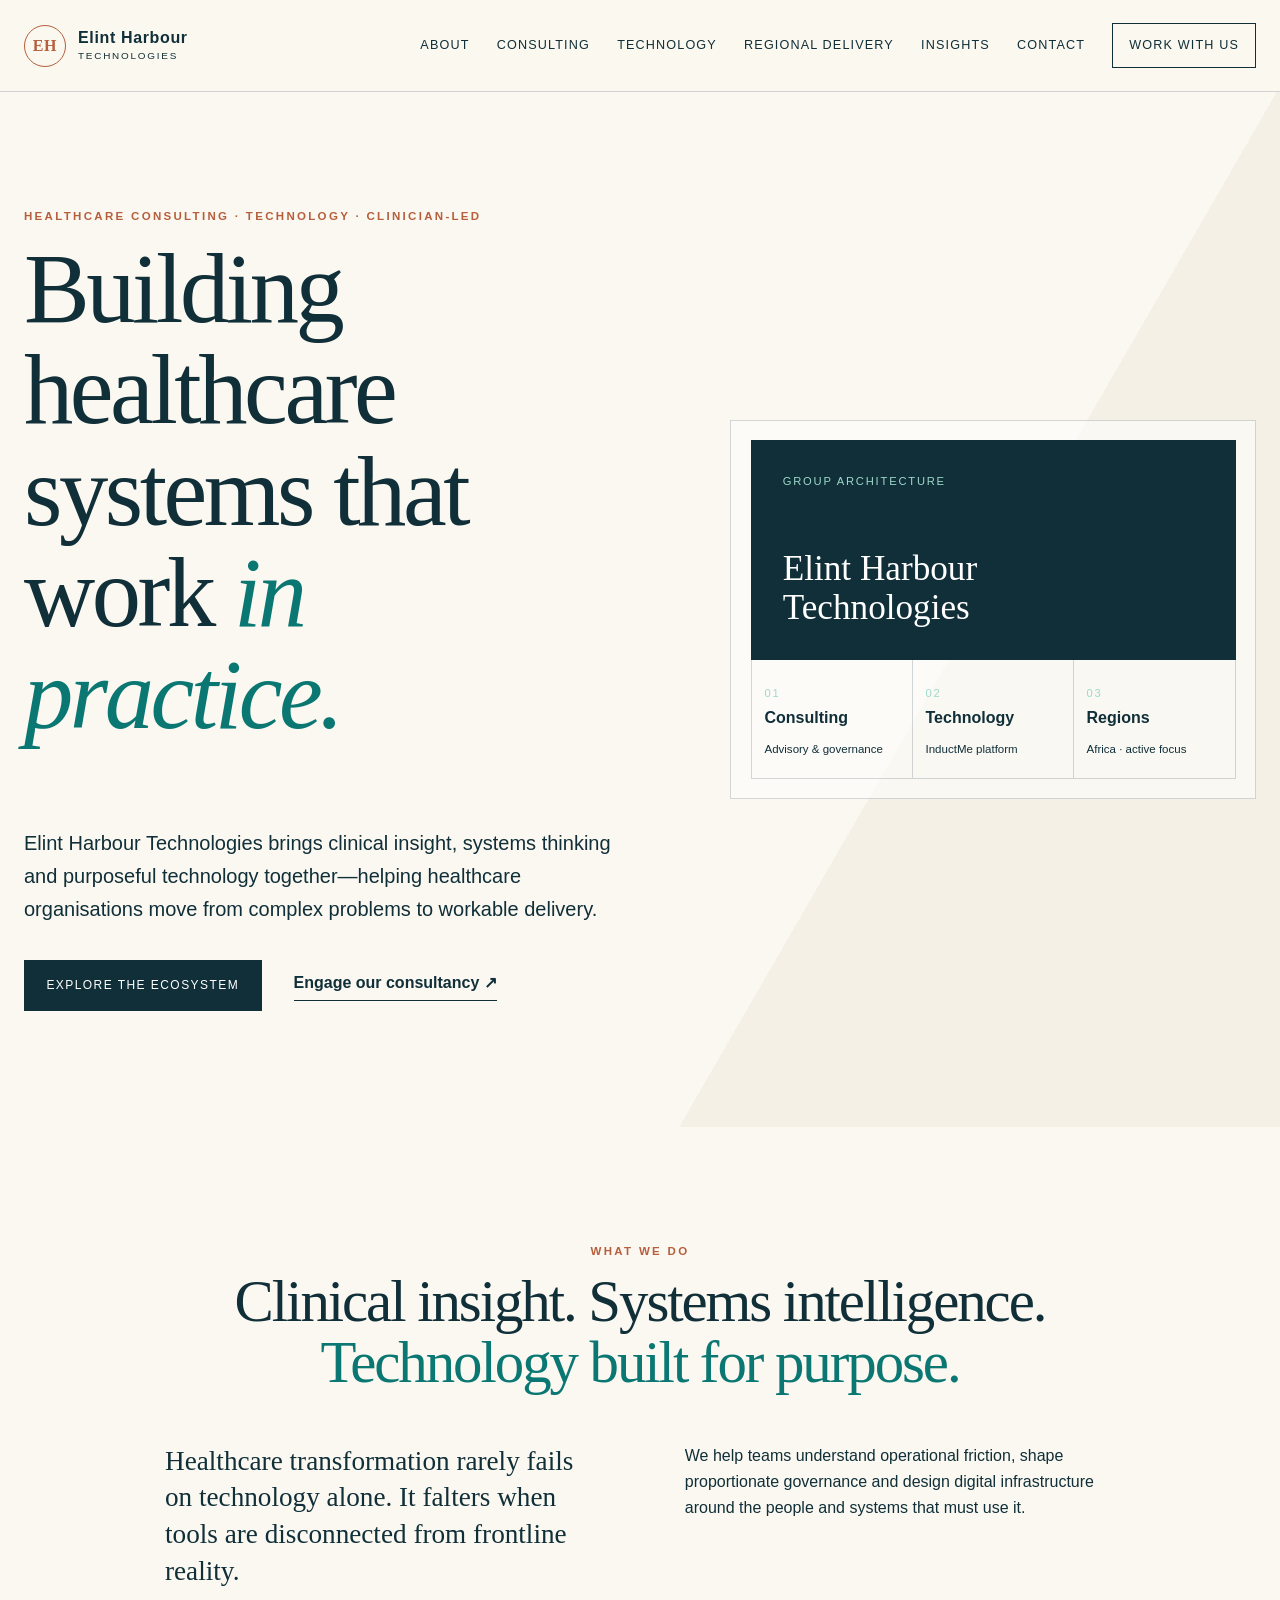
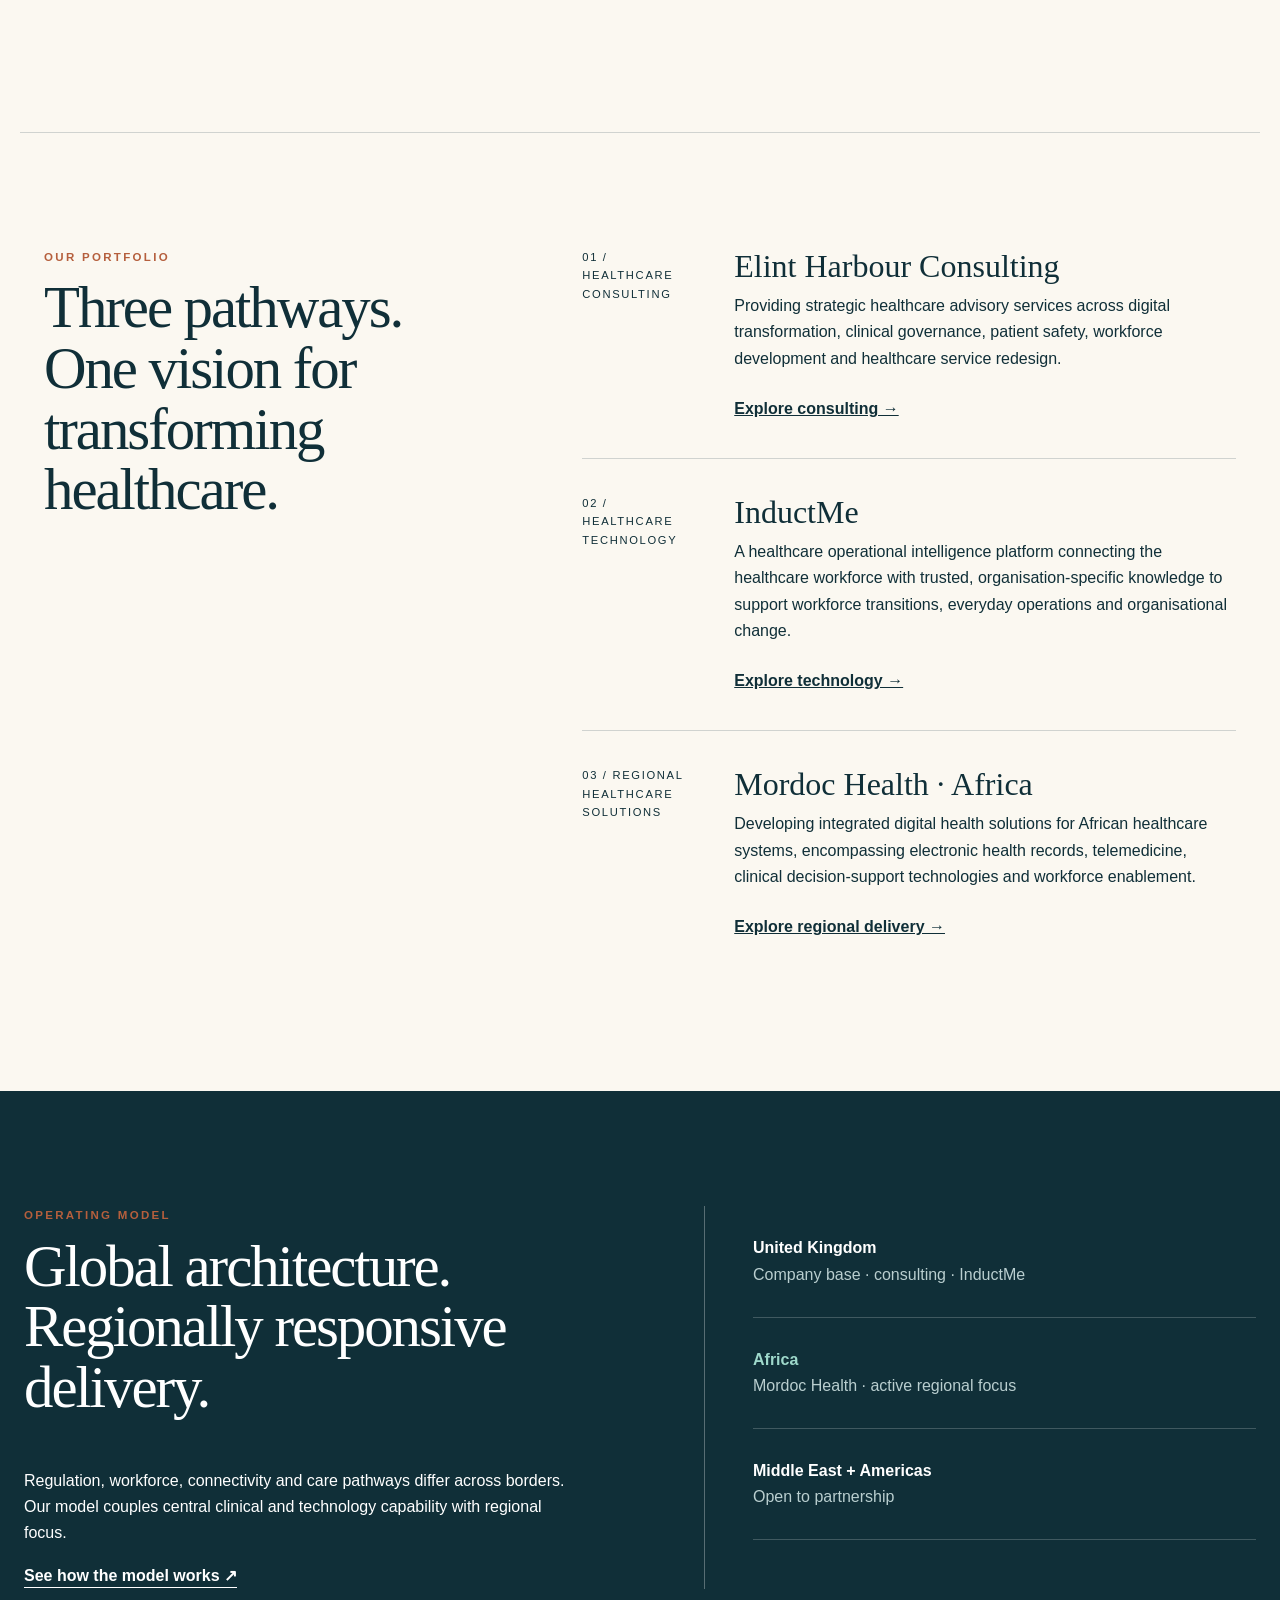
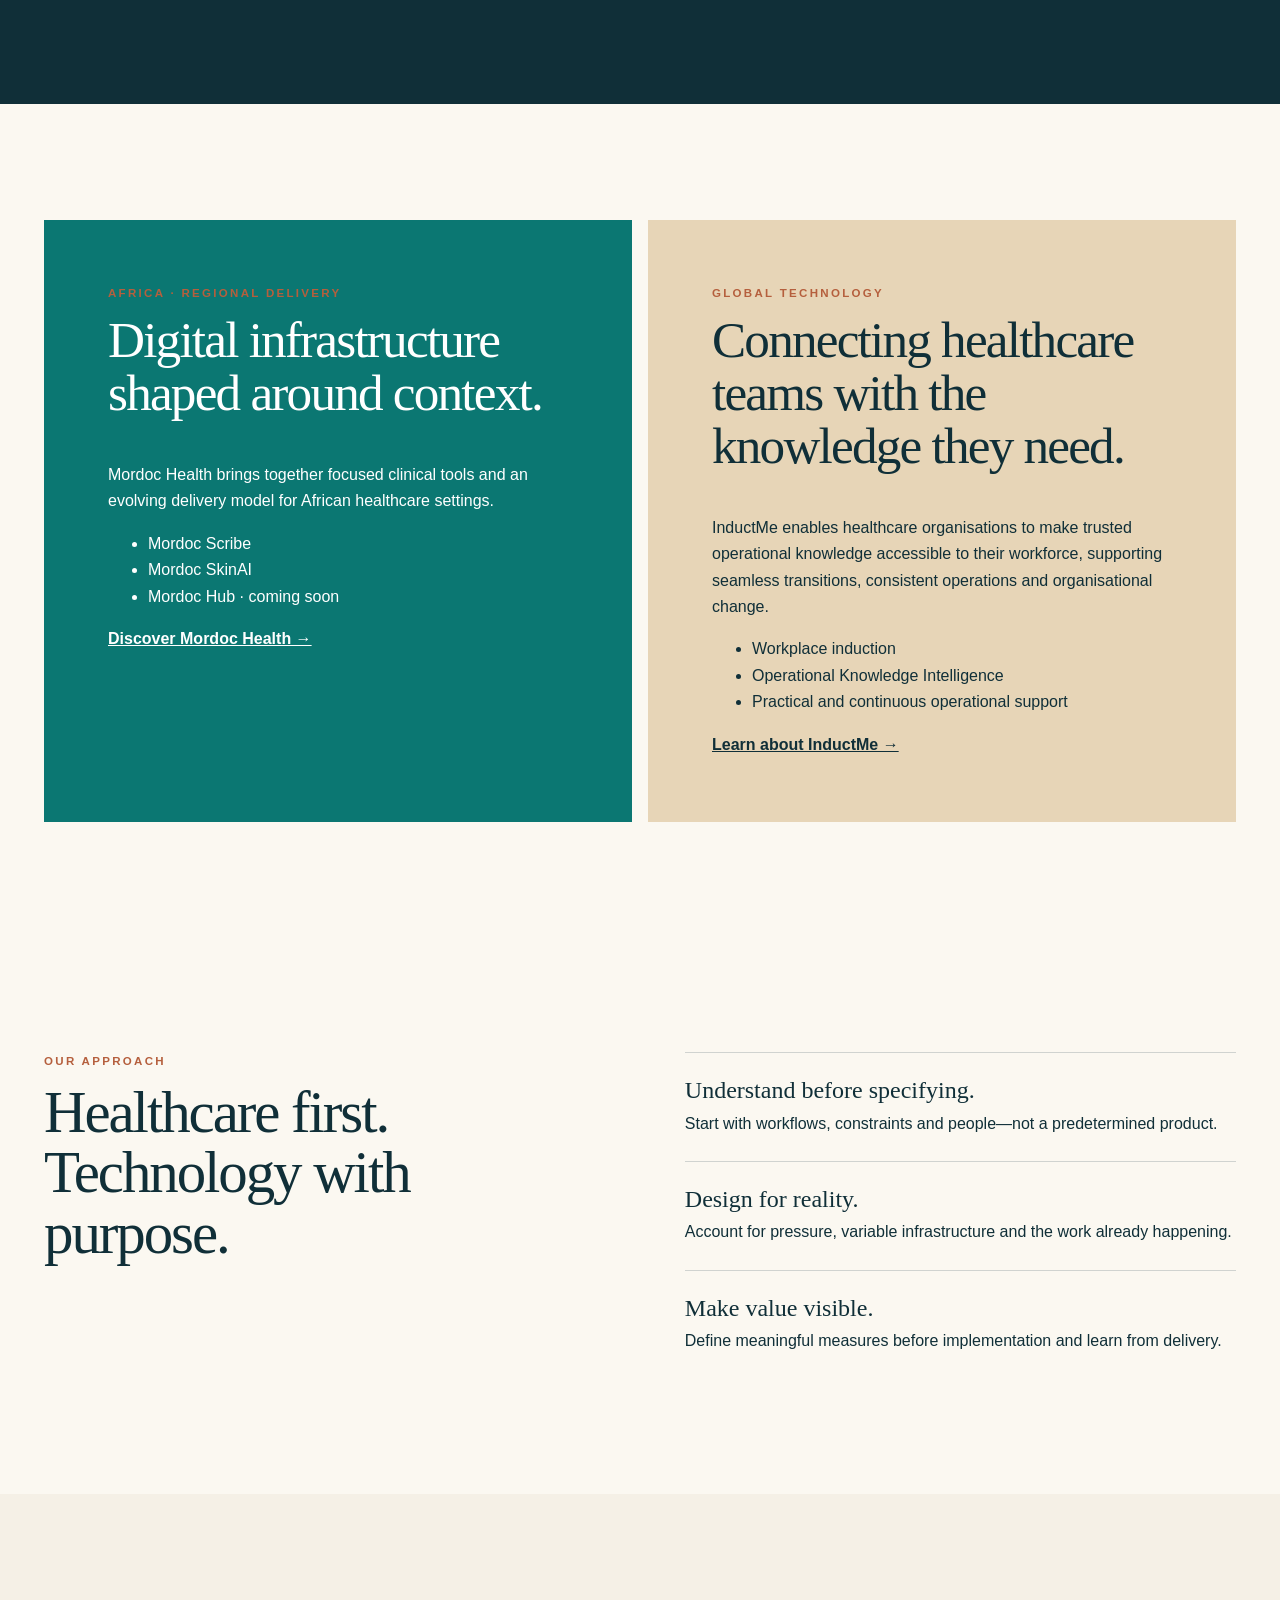
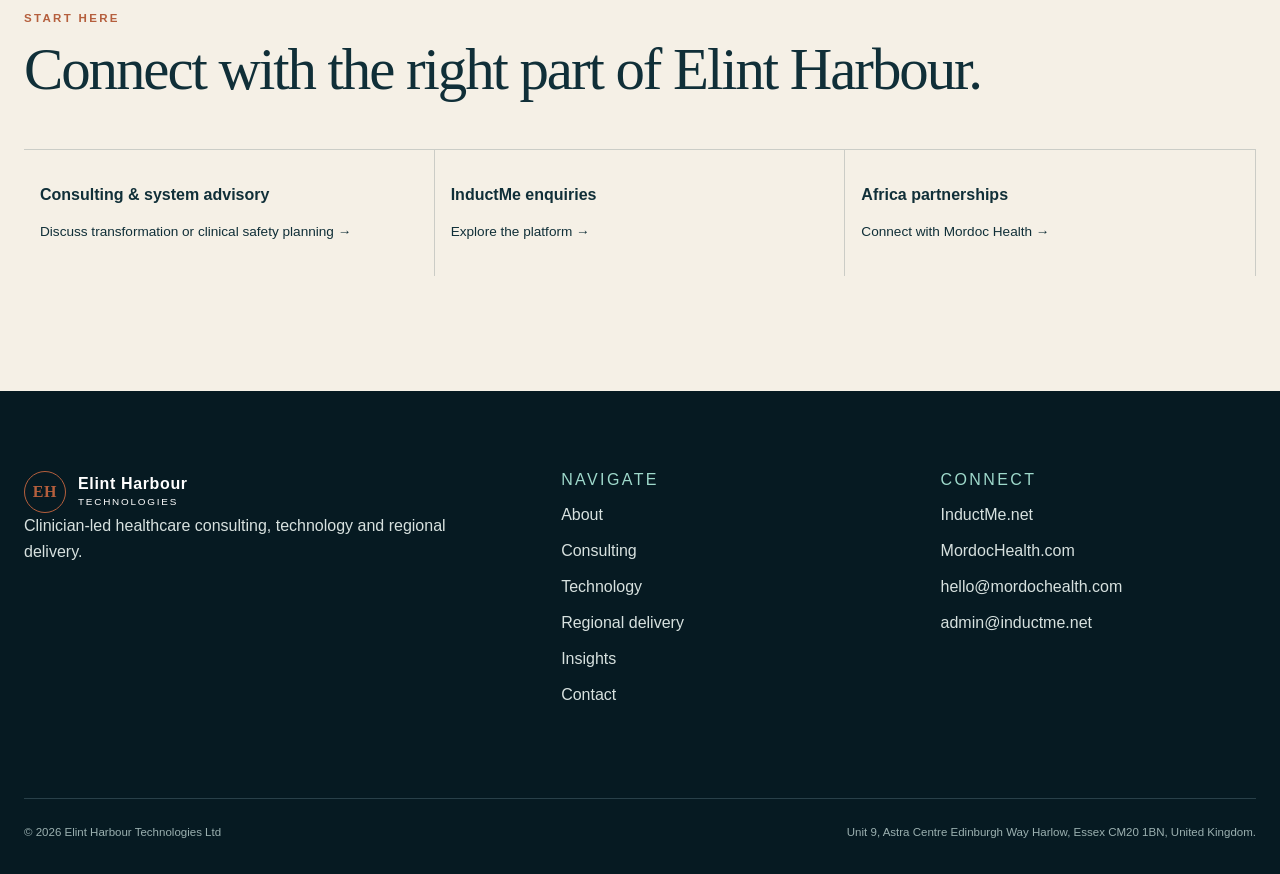
<file: index.html>
<!doctype html><html lang="en-GB"><head><meta charset="utf-8"><meta name="viewport" content="width=device-width,initial-scale=1"><title>Elint Harbour Technologies | Healthcare systems that work in practice</title><meta name="description" content="Clinician-led healthcare consulting, technology and regional delivery."><meta name="theme-color" content="#102f38"><link rel="stylesheet" href="assets/css/site.css"><script defer src="assets/js/site.js"></script></head><body><a class="skip" href="#main">Skip to content</a><header class="site-header"><a class="brand" href=""><span class="brand-mark">EH</span><span>Elint Harbour<small>Technologies</small></span></a><button class="menu" type="button" aria-expanded="false" aria-controls="primary-nav"><span>Menu</span><i></i></button><nav id="primary-nav" aria-label="Primary navigation"><a href="about/">About</a><a href="consulting/">Consulting</a><a href="technology/">Technology</a><a href="regional-delivery/">Regional delivery</a><a href="insights/">Insights</a><a href="contact/">Contact</a><a class="nav-cta" href="contact/">Work with us</a></nav></header><main id="main"><section class="home-hero"><div class="hero-copy"><p class="eyebrow">Healthcare consulting · Technology · Clinician-led</p><h1>Building healthcare systems that work <em>in practice.</em></h1><p>Elint Harbour Technologies brings clinical insight, systems thinking and purposeful technology together—helping healthcare organisations move from complex problems to workable delivery.</p><div class="actions"><a class="button" href="#portfolio">Explore the ecosystem</a><a class="text-link" href="consulting/">Engage our consultancy <span>↗</span></a></div></div><div class="system-map" aria-label="Elint Harbour operating model"><div class="map-head"><span>Group architecture</span><strong>Elint Harbour<br>Technologies</strong></div><div class="map-grid"><a href="consulting/"><small>01</small><b>Consulting</b><span>Advisory & governance</span></a><a href="technology/"><small>02</small><b>Technology</b><span>InductMe platform</span></a><a href="regional-delivery/"><small>03</small><b>Regions</b><span>Africa · active focus</span></a></div></div></section>
<section class="statement"><p class="eyebrow">What we do</p><h2>Clinical insight. Systems intelligence.<br><span>Technology built for purpose.</span></h2><div class="split"><p class="lead">Healthcare transformation rarely fails on technology alone. It falters when tools are disconnected from frontline reality.</p><p>We help teams understand operational friction, shape proportionate governance and design digital infrastructure around the people and systems that must use it.</p></div></section>
<section class="pillars" id="portfolio"><div class="section-intro"><p class="eyebrow">Our portfolio</p><h2>Three pathways.<br> One vision for transforming healthcare.</h2></div><div class="pillar-list"><article><span>01 / Healthcare consulting</span><h3>Elint Harbour Consulting</h3><p>Providing strategic healthcare advisory services across digital transformation, clinical governance, patient safety, workforce development and healthcare service redesign.</p><a href="consulting/">Explore consulting →</a></article><article><span>02 / Healthcare technology</span><h3>InductMe</h3><p>A healthcare operational intelligence platform connecting the healthcare workforce with trusted, organisation-specific knowledge to support workforce transitions, everyday operations and organisational change.</p><a href="technology/">Explore technology →</a></article><article><span>03 / Regional healthcare solutions</span><h3>Mordoc Health · Africa</h3><p>Developing integrated digital health solutions for African healthcare systems, encompassing electronic health records, telemedicine, clinical decision-support technologies and workforce enablement.</p><a href="regional-delivery/">Explore regional delivery →</a></article></div></section>
<section class="model"><div><p class="eyebrow">Operating model</p><h2>Global architecture.<br>Regionally responsive delivery.</h2><p>Regulation, workforce, connectivity and care pathways differ across borders. Our model couples central clinical and technology capability with regional focus.</p><a class="text-link light" href="regional-delivery/">See how the model works <span>↗</span></a></div><div class="geo-lines"><div><b>United Kingdom</b><span>Company base · consulting · InductMe</span></div><div class="active"><b>Africa</b><span>Mordoc Health · active regional focus</span></div><div><b>Middle East + Americas</b><span>Open to partnership</span></div></div></section>
<section class="spotlight"><div class="spot-card teal"><p class="eyebrow">Africa · Regional delivery</p><h2>Digital infrastructure shaped around context.</h2><p>Mordoc Health brings together focused clinical tools and an evolving delivery model for African healthcare settings.</p><ul><li>Mordoc Scribe</li><li>Mordoc SkinAI</li><li>Mordoc Hub · coming soon</li></ul><a href="regional-delivery/">Discover Mordoc Health →</a></div><div class="spot-card sand"><p class="eyebrow">Global technology</p><h2>Connecting healthcare teams with the knowledge they need.</h2><p>InductMe enables healthcare organisations to make trusted operational knowledge accessible to their workforce, supporting seamless transitions, consistent operations and organisational change.</p><ul><li>Workplace induction</li><li>Operational Knowledge Intelligence</li><li>Practical and continuous operational support</li></ul><a href="technology/">Learn about InductMe →</a></div></section>
<section class="principles"><div class="section-intro"><p class="eyebrow">Our approach</p><h2>Healthcare first.<br>Technology with purpose.</h2></div><ol><li><b>Understand before specifying.</b><span>Start with workflows, constraints and people—not a predetermined product.</span></li><li><b>Design for reality.</b><span>Account for pressure, variable infrastructure and the work already happening.</span></li><li><b>Make value visible.</b><span>Define meaningful measures before implementation and learn from delivery.</span></li></ol></section>
<section class="directory"><p class="eyebrow">Start here</p><h2>Connect with the right part of Elint Harbour.</h2><div><a href="contact/#consulting"><b>Consulting & system advisory</b><span>Discuss transformation or clinical safety planning →</span></a><a href="contact/#inductme"><b>InductMe enquiries</b><span>Explore the platform →</span></a><a href="contact/#mordoc"><b>Africa partnerships</b><span>Connect with Mordoc Health →</span></a></div></section></main><footer><div class="footer-grid"><div><a class="brand inverse" href=""><span class="brand-mark">EH</span><span>Elint Harbour<small>Technologies</small></span></a><p>Clinician-led healthcare consulting, technology and regional delivery.</p></div><div><h2>Navigate</h2><a href="about/">About</a><a href="consulting/">Consulting</a><a href="technology/">Technology</a><a href="regional-delivery/">Regional delivery</a><a href="insights/">Insights</a><a href="contact/">Contact</a></div><div><h2>Connect</h2><a href="https://inductme.net/">InductMe.net</a><a href="https://mordochealth.com/">MordocHealth.com</a><a href="mailto:hello@mordochealth.com">hello@mordochealth.com</a><a href="mailto:admin@inductme.net">admin@inductme.net</a></div></div><div class="legal"><span>© 2026 Elint Harbour Technologies Ltd</span><span>Unit 9, Astra Centre Edinburgh Way Harlow, Essex CM20 1BN, United Kingdom.</span></div></footer></body></html>
</file>
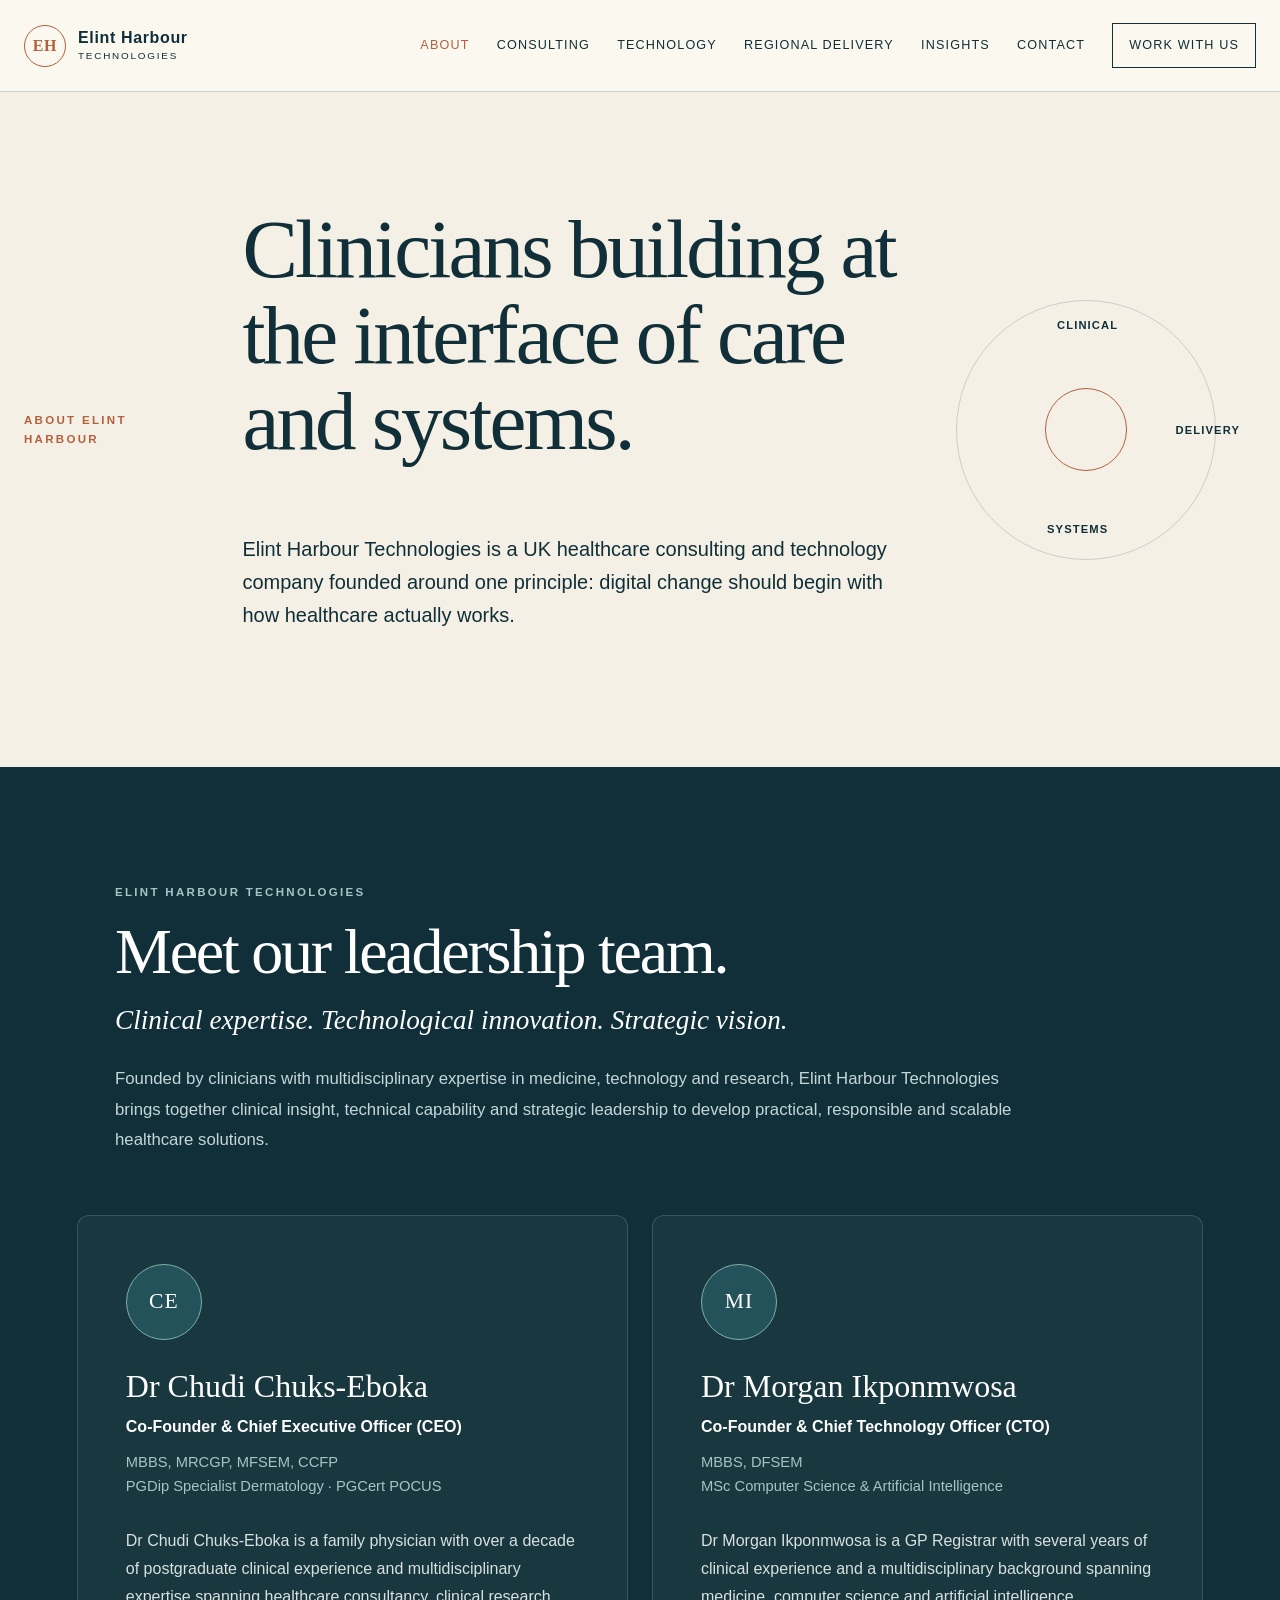
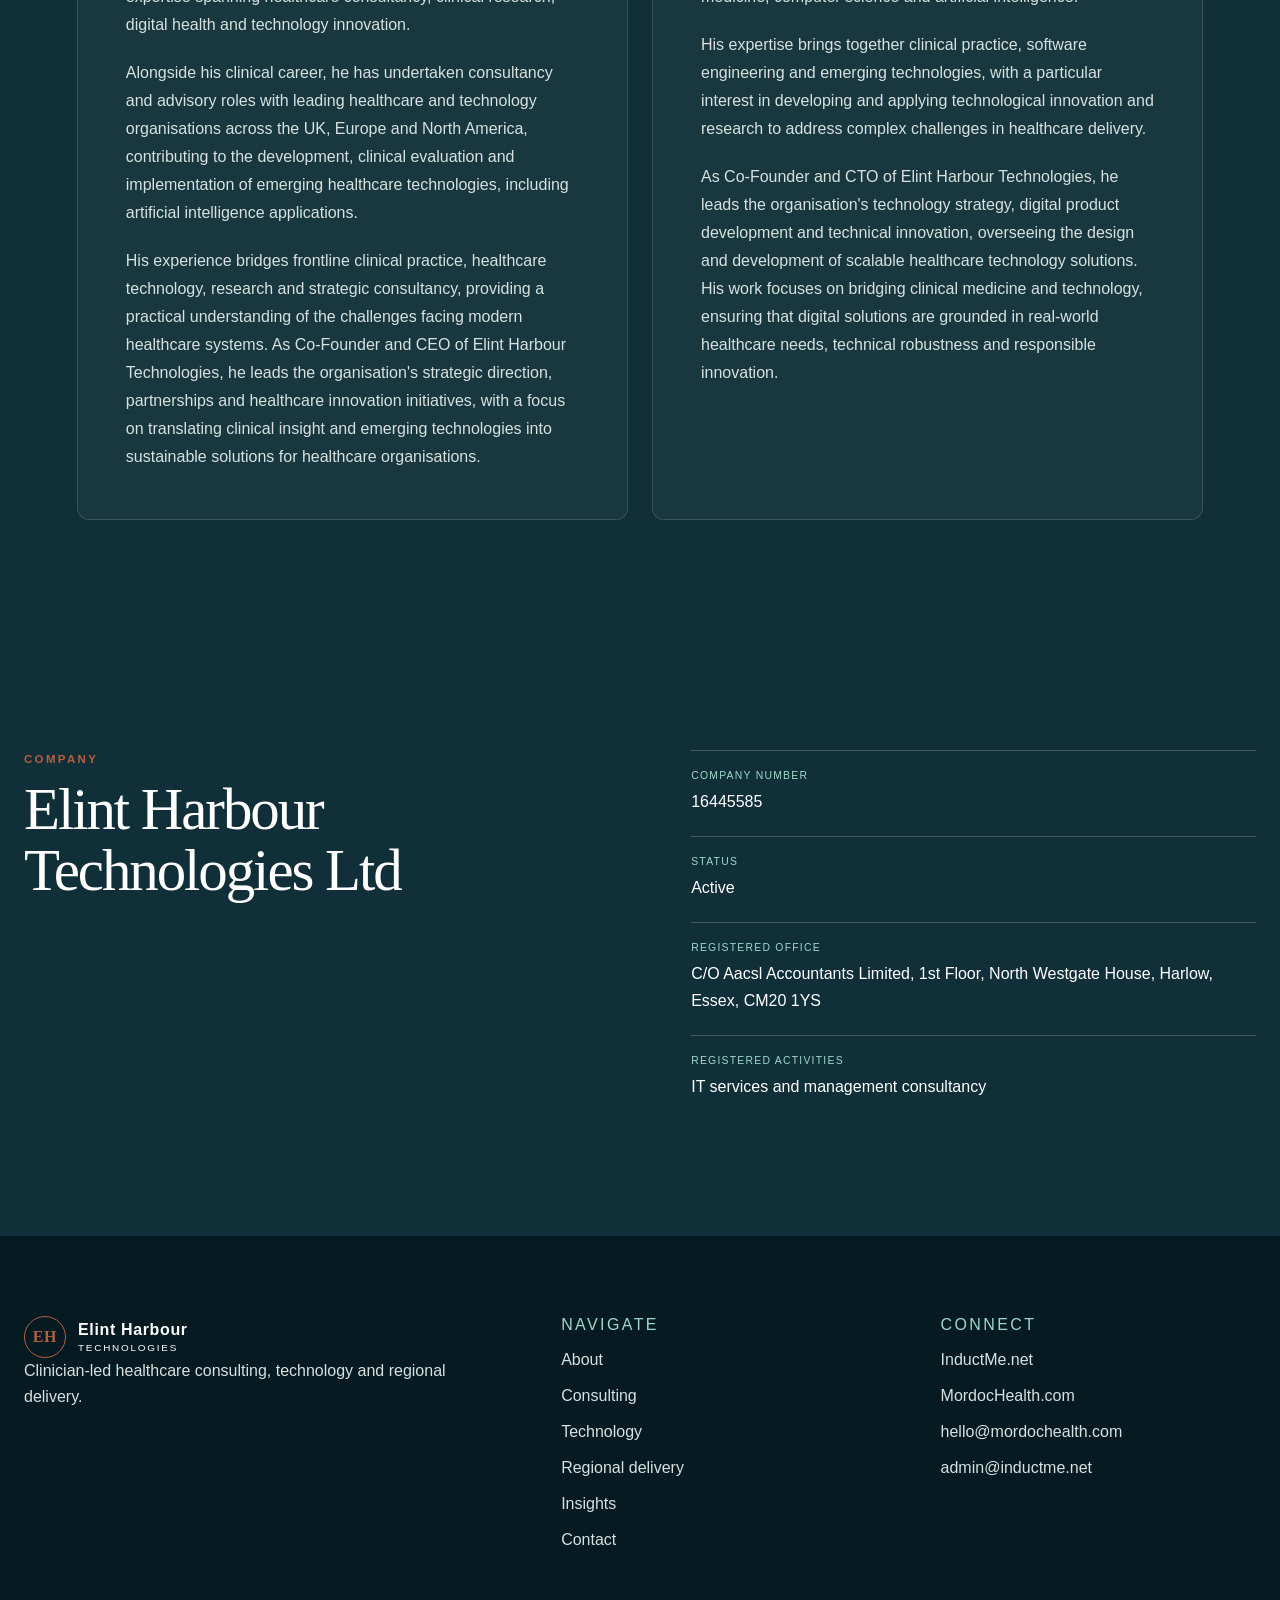
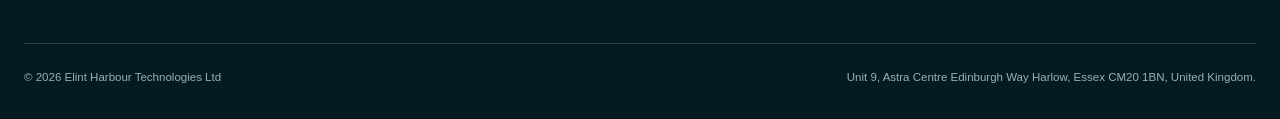
<file: about/index.html>
<!doctype html><html lang="en-GB"><head><meta charset="utf-8"><meta name="viewport" content="width=device-width,initial-scale=1"><title>About Elint Harbour Technologies</title><meta name="description" content="Meet the clinical and technology leadership team behind Elint Harbour Technologies."><meta name="theme-color" content="#102f38"><link rel="stylesheet" href="../assets/css/site.css"><script defer src="../assets/js/site.js"></script><style>
.leadership-section{padding:clamp(80px,9vw,130px) 6%;background:#102f38;color:#fff}.leadership-intro{max-width:1050px;margin:0 auto 60px}.leadership-intro .eyebrow{color:#a5c5c4}.leadership-intro h2{margin:16px 0;font-size:clamp(2.7rem,5vw,4.8rem);line-height:1.05;color:#fff}.leadership-tagline{margin-bottom:24px;color:#fff;font:italic clamp(1.25rem,2.2vw,1.7rem)/1.45 Georgia,'Times New Roman',serif}.leadership-summary{max-width:920px;color:#c5d6d8;font-size:1.05rem;line-height:1.8}.leadership-grid{display:grid;grid-template-columns:repeat(2,minmax(0,1fr));gap:24px;max-width:1200px;margin:0 auto}.leader-card{padding:clamp(30px,4vw,48px);border:1px solid rgba(255,255,255,.14);border-radius:12px;background:rgba(255,255,255,.04)}.leader-monogram{display:grid;place-items:center;width:76px;height:76px;margin-bottom:28px;border:1px solid #7db0ae;border-radius:50%;background:#24525a;color:#fff;font:1.35rem/1 Georgia,'Times New Roman',serif;letter-spacing:.05em}.leader-card h3{margin:0 0 10px;color:#fff;font:2rem/1.15 Georgia,'Times New Roman',serif}.leader-title{margin-bottom:12px;color:#fff;font-weight:700;line-height:1.45}.leader-credentials{margin-bottom:28px;color:#a5c5c4;font-size:.92rem;line-height:1.65}.leader-bio p{margin-bottom:1.25rem;color:#d7e1df;line-height:1.75}.leader-bio p:last-child{margin-bottom:0}@media(max-width:800px){.leadership-section{padding:70px 24px}.leadership-grid{grid-template-columns:1fr}.leader-card{padding:30px 24px}.leader-card h3{font-size:1.75rem}}
</style></head><body><a class="skip" href="#main">Skip to content</a><header class="site-header"><a class="brand" href="../"><span class="brand-mark">EH</span><span>Elint Harbour<small>Technologies</small></span></a><button class="menu" type="button" aria-expanded="false" aria-controls="primary-nav"><span>Menu</span><i></i></button><nav id="primary-nav" aria-label="Primary navigation"><a href="../about/" aria-current="page">About</a><a href="../consulting/">Consulting</a><a href="../technology/">Technology</a><a href="../regional-delivery/">Regional delivery</a><a href="../insights/">Insights</a><a href="../contact/">Contact</a><a class="nav-cta" href="../contact/">Work with us</a></nav></header><main id="main"><section class="page-hero"><div class="rule-label">About Elint Harbour</div><div class="hero-copy"><h1>Clinicians building at the interface of care and systems.</h1><p>Elint Harbour Technologies is a UK healthcare consulting and technology company founded around one principle: digital change should begin with how healthcare actually works.</p></div><div class="orbit" aria-hidden="true"><i></i><b>Clinical</b><b>Systems</b><b>Delivery</b></div></section><section class="leadership-section" aria-labelledby="leadership-heading"><div class="leadership-intro"><p class="eyebrow">Elint Harbour Technologies</p><h2 id="leadership-heading">Meet our leadership team.</h2><p class="leadership-tagline">Clinical expertise. Technological innovation. Strategic vision.</p><p class="leadership-summary">Founded by clinicians with multidisciplinary expertise in medicine, technology and research, Elint Harbour Technologies brings together clinical insight, technical capability and strategic leadership to develop practical, responsible and scalable healthcare solutions.</p></div><div class="leadership-grid"><article class="leader-card"><div class="leader-monogram" aria-hidden="true">CE</div><h3>Dr Chudi Chuks-Eboka</h3><p class="leader-title">Co-Founder &amp; Chief Executive Officer (CEO)</p><p class="leader-credentials">MBBS, MRCGP, MFSEM, CCFP<br>PGDip Specialist Dermatology · PGCert POCUS</p><div class="leader-bio"><p>Dr Chudi Chuks-Eboka is a family physician with over a decade of postgraduate clinical experience and multidisciplinary expertise spanning healthcare consultancy, clinical research, digital health and technology innovation.</p><p>Alongside his clinical career, he has undertaken consultancy and advisory roles with leading healthcare and technology organisations across the UK, Europe and North America, contributing to the development, clinical evaluation and implementation of emerging healthcare technologies, including artificial intelligence applications.</p><p>His experience bridges frontline clinical practice, healthcare technology, research and strategic consultancy, providing a practical understanding of the challenges facing modern healthcare systems. As Co-Founder and CEO of Elint Harbour Technologies, he leads the organisation's strategic direction, partnerships and healthcare innovation initiatives, with a focus on translating clinical insight and emerging technologies into sustainable solutions for healthcare organisations.</p></div></article><article class="leader-card"><div class="leader-monogram" aria-hidden="true">MI</div><h3>Dr Morgan Ikponmwosa</h3><p class="leader-title">Co-Founder &amp; Chief Technology Officer (CTO)</p><p class="leader-credentials">MBBS, DFSEM<br>MSc Computer Science &amp; Artificial Intelligence</p><div class="leader-bio"><p>Dr Morgan Ikponmwosa is a GP Registrar with several years of clinical experience and a multidisciplinary background spanning medicine, computer science and artificial intelligence.</p><p>His expertise brings together clinical practice, software engineering and emerging technologies, with a particular interest in developing and applying technological innovation and research to address complex challenges in healthcare delivery.</p><p>As Co-Founder and CTO of Elint Harbour Technologies, he leads the organisation's technology strategy, digital product development and technical innovation, overseeing the design and development of scalable healthcare technology solutions. His work focuses on bridging clinical medicine and technology, ensuring that digital solutions are grounded in real-world healthcare needs, technical robustness and responsible innovation.</p></div></article></div></section><section class="company-facts"><div><p class="eyebrow">Company</p><h2>Elint Harbour Technologies Ltd</h2></div><dl><div><dt>Company number</dt><dd>16445585</dd></div><div><dt>Status</dt><dd>Active</dd></div><div><dt>Registered office</dt><dd>C/O Aacsl Accountants Limited, 1st Floor, North Westgate House, Harlow, Essex, CM20 1YS</dd></div><div><dt>Registered activities</dt><dd>IT services and management consultancy</dd></div></dl></section></main><footer><div class="footer-grid"><div><a class="brand inverse" href="../"><span class="brand-mark">EH</span><span>Elint Harbour<small>Technologies</small></span></a><p>Clinician-led healthcare consulting, technology and regional delivery.</p></div><div><h2>Navigate</h2><a href="../about/" aria-current="page">About</a><a href="../consulting/">Consulting</a><a href="../technology/">Technology</a><a href="../regional-delivery/">Regional delivery</a><a href="../insights/">Insights</a><a href="../contact/">Contact</a></div><div><h2>Connect</h2><a href="https://inductme.net/">InductMe.net</a><a href="https://mordochealth.com/">MordocHealth.com</a><a href="mailto:hello@mordochealth.com">hello@mordochealth.com</a><a href="mailto:admin@inductme.net">admin@inductme.net</a></div></div><div class="legal"><span>© 2026 Elint Harbour Technologies Ltd</span><span>Unit 9, Astra Centre Edinburgh Way Harlow, Essex CM20 1BN, United Kingdom.</span></div></footer></body></html>
</file>
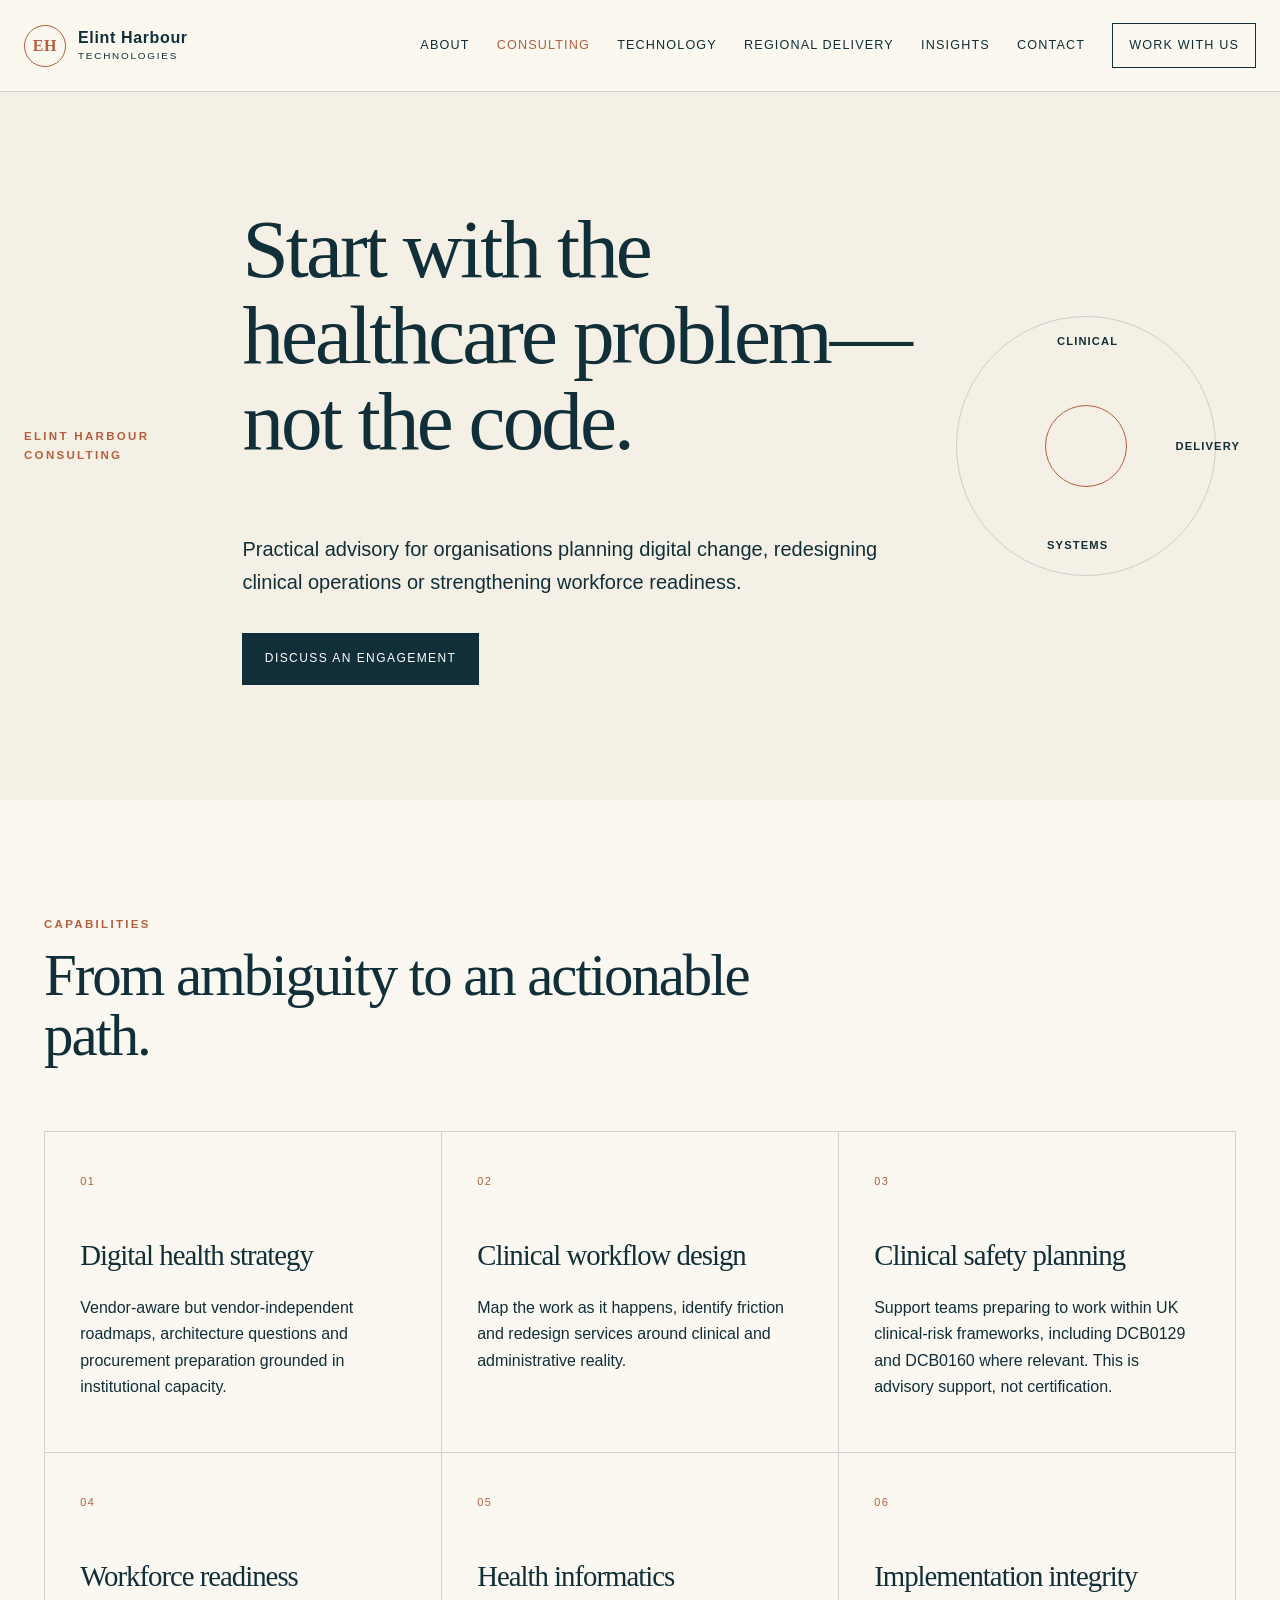
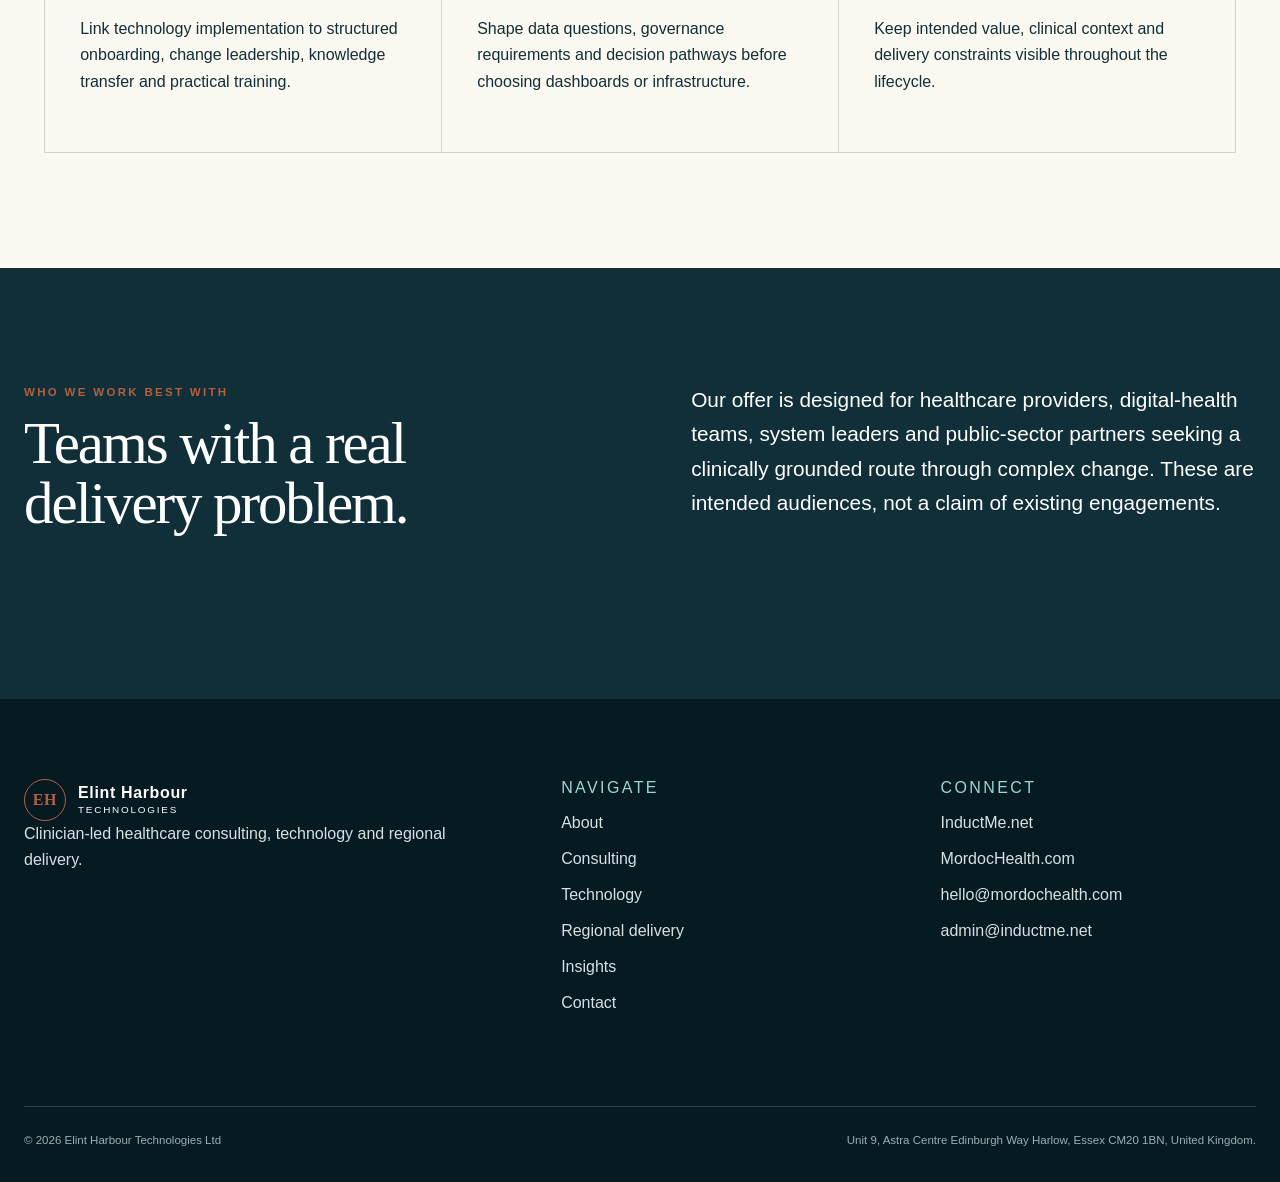
<file: consulting/index.html>
<!doctype html><html lang="en-GB"><head><meta charset="utf-8"><meta name="viewport" content="width=device-width,initial-scale=1"><title>Healthcare consulting | Elint Harbour Technologies</title><meta name="description" content="Healthcare strategy, workflow, clinical safety planning and workforce readiness."><meta name="theme-color" content="#102f38"><link rel="stylesheet" href="../assets/css/site.css"><script defer src="../assets/js/site.js"></script></head><body><a class="skip" href="#main">Skip to content</a><header class="site-header"><a class="brand" href="../"><span class="brand-mark">EH</span><span>Elint Harbour<small>Technologies</small></span></a><button class="menu" type="button" aria-expanded="false" aria-controls="primary-nav"><span>Menu</span><i></i></button><nav id="primary-nav" aria-label="Primary navigation"><a href="../about/">About</a><a href="../consulting/" aria-current="page">Consulting</a><a href="../technology/">Technology</a><a href="../regional-delivery/">Regional delivery</a><a href="../insights/">Insights</a><a href="../contact/">Contact</a><a class="nav-cta" href="../contact/">Work with us</a></nav></header><main id="main"><section class="page-hero"><div class="rule-label">Elint Harbour Consulting</div><div class="hero-copy"><h1>Start with the healthcare problem—not the code.</h1><p>Practical advisory for organisations planning digital change, redesigning clinical operations or strengthening workforce readiness.</p><div class="actions"><a class="button" href="../contact/#consulting">Discuss an engagement</a></div></div><div class="orbit" aria-hidden="true"><i></i><b>Clinical</b><b>Systems</b><b>Delivery</b></div></section><section class="capabilities"><div class="section-intro"><p class="eyebrow">Capabilities</p><h2>From ambiguity to an actionable path.</h2></div><div class="card-grid"><article><span>01</span><h2>Digital health strategy</h2><p>Vendor-aware but vendor-independent roadmaps, architecture questions and procurement preparation grounded in institutional capacity.</p></article><article><span>02</span><h2>Clinical workflow design</h2><p>Map the work as it happens, identify friction and redesign services around clinical and administrative reality.</p></article><article><span>03</span><h2>Clinical safety planning</h2><p>Support teams preparing to work within UK clinical-risk frameworks, including DCB0129 and DCB0160 where relevant. This is advisory support, not certification.</p></article><article><span>04</span><h2>Workforce readiness</h2><p>Link technology implementation to structured onboarding, change leadership, knowledge transfer and practical training.</p></article><article><span>05</span><h2>Health informatics</h2><p>Shape data questions, governance requirements and decision pathways before choosing dashboards or infrastructure.</p></article><article><span>06</span><h2>Implementation integrity</h2><p>Keep intended value, clinical context and delivery constraints visible throughout the lifecycle.</p></article></div></section><section class="audience"><div><p class="eyebrow">Who we work best with</p><h2>Teams with a real delivery problem.</h2></div><p>Our offer is designed for healthcare providers, digital-health teams, system leaders and public-sector partners seeking a clinically grounded route through complex change. These are intended audiences, not a claim of existing engagements.</p></section></main><footer><div class="footer-grid"><div><a class="brand inverse" href="../"><span class="brand-mark">EH</span><span>Elint Harbour<small>Technologies</small></span></a><p>Clinician-led healthcare consulting, technology and regional delivery.</p></div><div><h2>Navigate</h2><a href="../about/">About</a><a href="../consulting/" aria-current="page">Consulting</a><a href="../technology/">Technology</a><a href="../regional-delivery/">Regional delivery</a><a href="../insights/">Insights</a><a href="../contact/">Contact</a></div><div><h2>Connect</h2><a href="https://inductme.net/">InductMe.net</a><a href="https://mordochealth.com/">MordocHealth.com</a><a href="mailto:hello@mordochealth.com">hello@mordochealth.com</a><a href="mailto:admin@inductme.net">admin@inductme.net</a></div></div><div class="legal"><span>© 2026 Elint Harbour Technologies Ltd</span><span>Unit 9, Astra Centre Edinburgh Way Harlow, Essex CM20 1BN, United Kingdom.</span></div></footer></body></html>
</file>
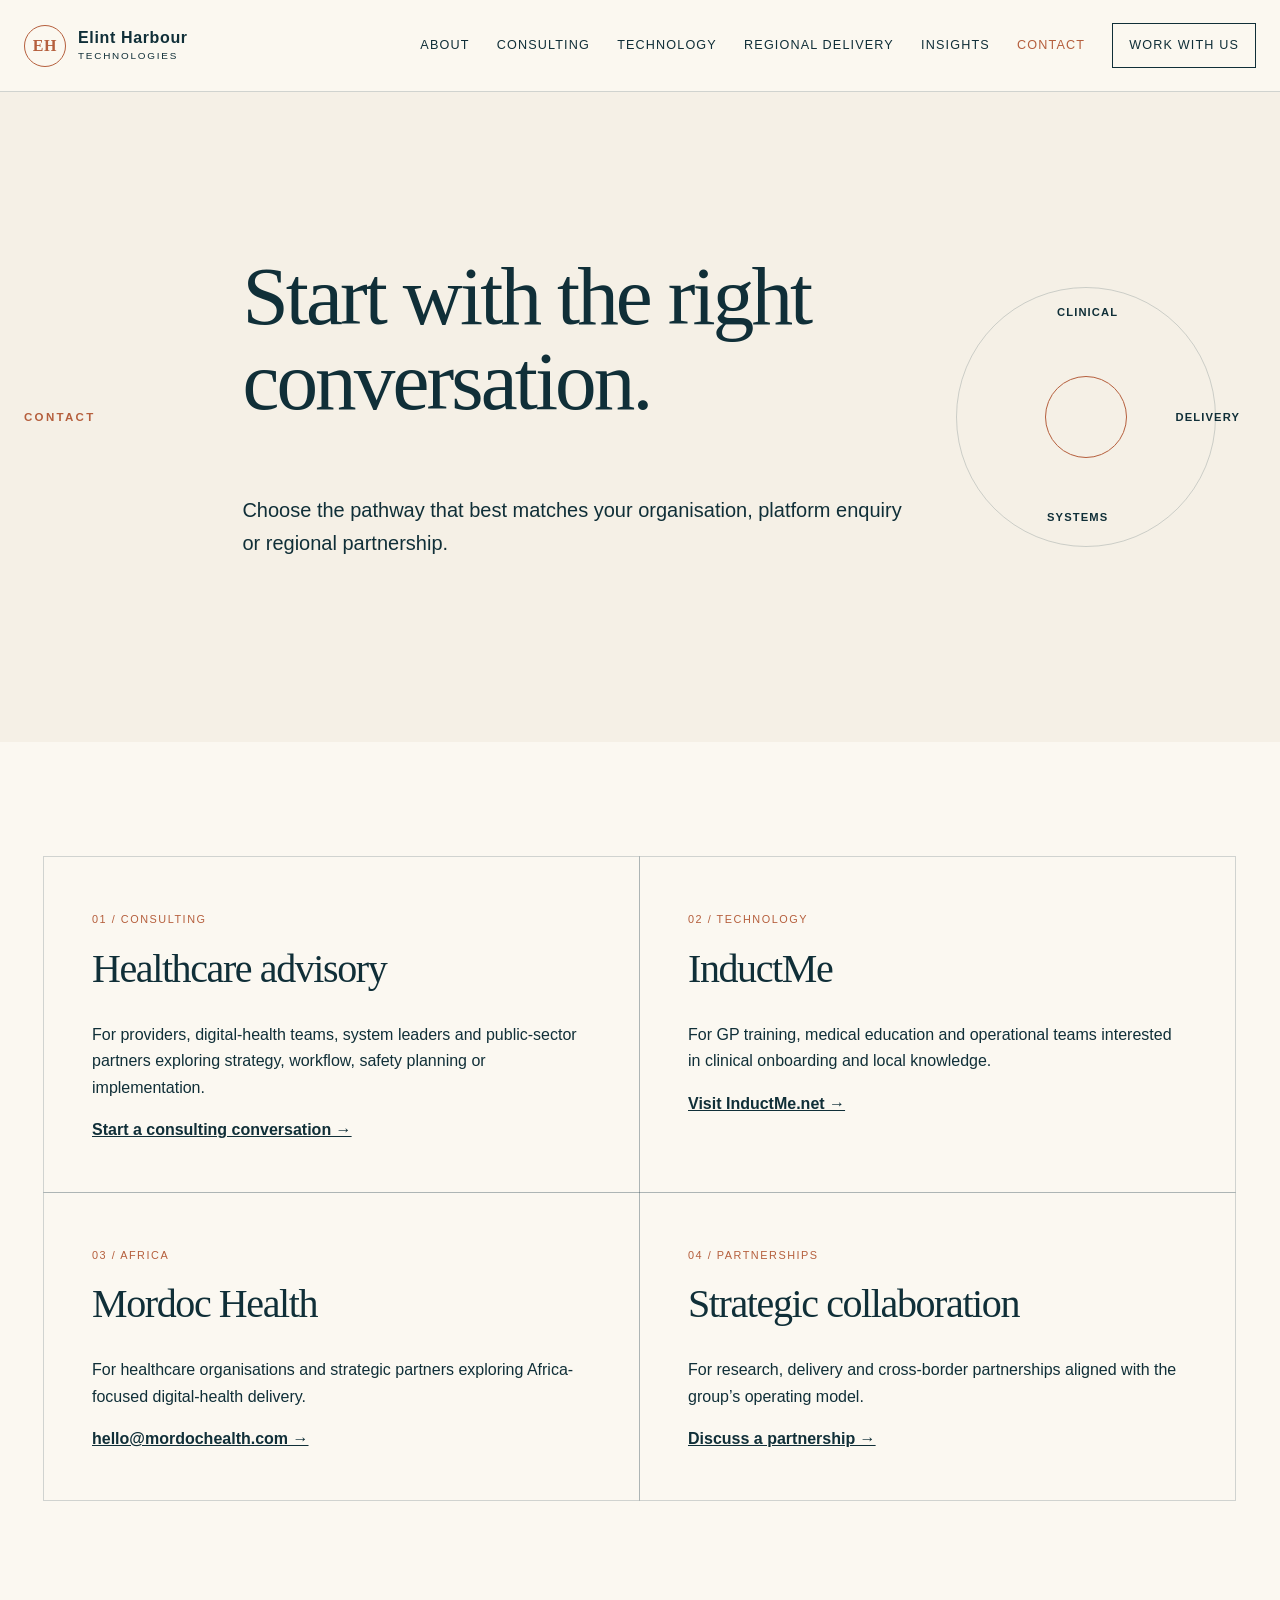
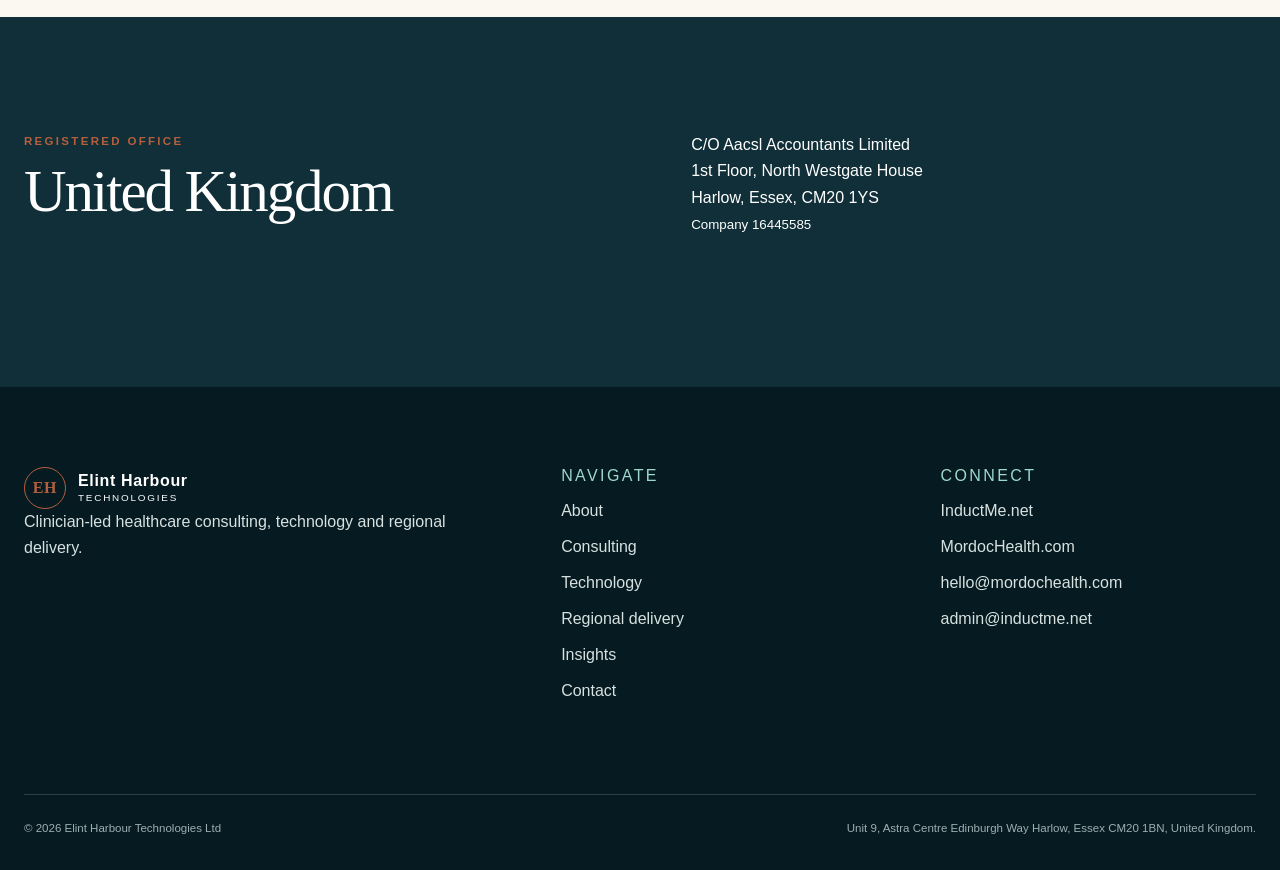
<file: contact/index.html>
<!doctype html><html lang="en-GB"><head><meta charset="utf-8"><meta name="viewport" content="width=device-width,initial-scale=1"><title>Contact | Elint Harbour Technologies</title><meta name="description" content="Contact Elint Harbour Consulting, InductMe or Mordoc Health."><meta name="theme-color" content="#102f38"><link rel="stylesheet" href="../assets/css/site.css"><script defer src="../assets/js/site.js"></script></head><body><a class="skip" href="#main">Skip to content</a><header class="site-header"><a class="brand" href="../"><span class="brand-mark">EH</span><span>Elint Harbour<small>Technologies</small></span></a><button class="menu" type="button" aria-expanded="false" aria-controls="primary-nav"><span>Menu</span><i></i></button><nav id="primary-nav" aria-label="Primary navigation"><a href="../about/">About</a><a href="../consulting/">Consulting</a><a href="../technology/">Technology</a><a href="../regional-delivery/">Regional delivery</a><a href="../insights/">Insights</a><a href="../contact/" aria-current="page">Contact</a><a class="nav-cta" href="../contact/">Work with us</a></nav></header><main id="main"><section class="page-hero"><div class="rule-label">Contact</div><div class="hero-copy"><h1>Start with the right conversation.</h1><p>Choose the pathway that best matches your organisation, platform enquiry or regional partnership.</p></div><div class="orbit" aria-hidden="true"><i></i><b>Clinical</b><b>Systems</b><b>Delivery</b></div></section><section class="contact-paths"><article id="consulting"><span>01 / Consulting</span><h2>Healthcare advisory</h2><p>For providers, digital-health teams, system leaders and public-sector partners exploring strategy, workflow, safety planning or implementation.</p><a href="mailto:hello@mordochealth.com?subject=Elint%20Harbour%20consulting%20enquiry">Start a consulting conversation →</a></article><article id="inductme"><span>02 / Technology</span><h2>InductMe</h2><p>For GP training, medical education and operational teams interested in clinical onboarding and local knowledge.</p><a href="https://inductme.net/">Visit InductMe.net →</a></article><article id="mordoc"><span>03 / Africa</span><h2>Mordoc Health</h2><p>For healthcare organisations and strategic partners exploring Africa-focused digital-health delivery.</p><a href="mailto:hello@mordochealth.com">hello@mordochealth.com →</a></article><article><span>04 / Partnerships</span><h2>Strategic collaboration</h2><p>For research, delivery and cross-border partnerships aligned with the group’s operating model.</p><a href="mailto:hello@mordochealth.com?subject=Strategic%20partnership">Discuss a partnership →</a></article></section><section class="company-facts"><div><p class="eyebrow">Registered office</p><h2>United Kingdom</h2></div><p>C/O Aacsl Accountants Limited<br>1st Floor, North Westgate House<br>Harlow, Essex, CM20 1YS<br><small>Company 16445585</small></p></section></main><footer><div class="footer-grid"><div><a class="brand inverse" href="../"><span class="brand-mark">EH</span><span>Elint Harbour<small>Technologies</small></span></a><p>Clinician-led healthcare consulting, technology and regional delivery.</p></div><div><h2>Navigate</h2><a href="../about/">About</a><a href="../consulting/">Consulting</a><a href="../technology/">Technology</a><a href="../regional-delivery/">Regional delivery</a><a href="../insights/">Insights</a><a href="../contact/" aria-current="page">Contact</a></div><div><h2>Connect</h2><a href="https://inductme.net/">InductMe.net</a><a href="https://mordochealth.com/">MordocHealth.com</a><a href="mailto:hello@mordochealth.com">hello@mordochealth.com</a><a href="mailto:admin@inductme.net">admin@inductme.net</a></div></div><div class="legal"><span>© 2026 Elint Harbour Technologies Ltd</span><span>Unit 9, Astra Centre Edinburgh Way Harlow, Essex CM20 1BN, United Kingdom.</span></div></footer></body></html>
</file>
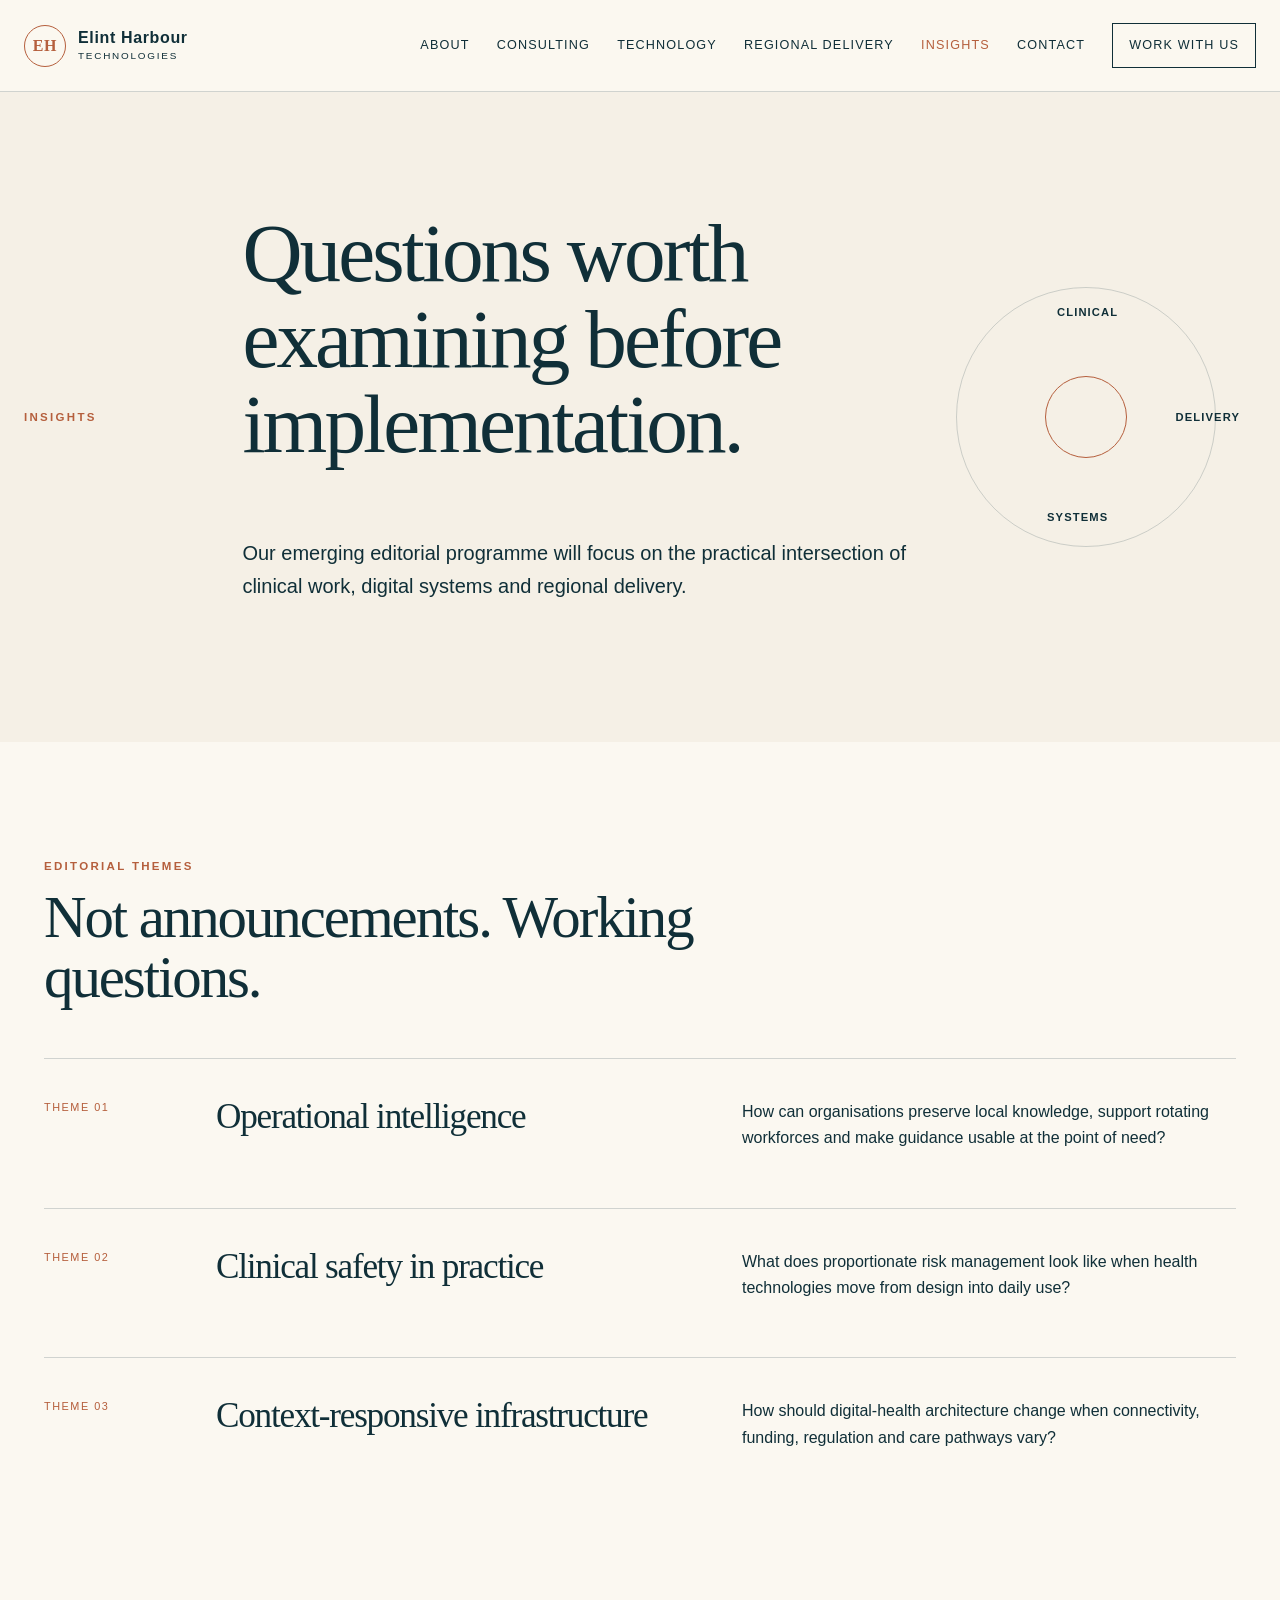
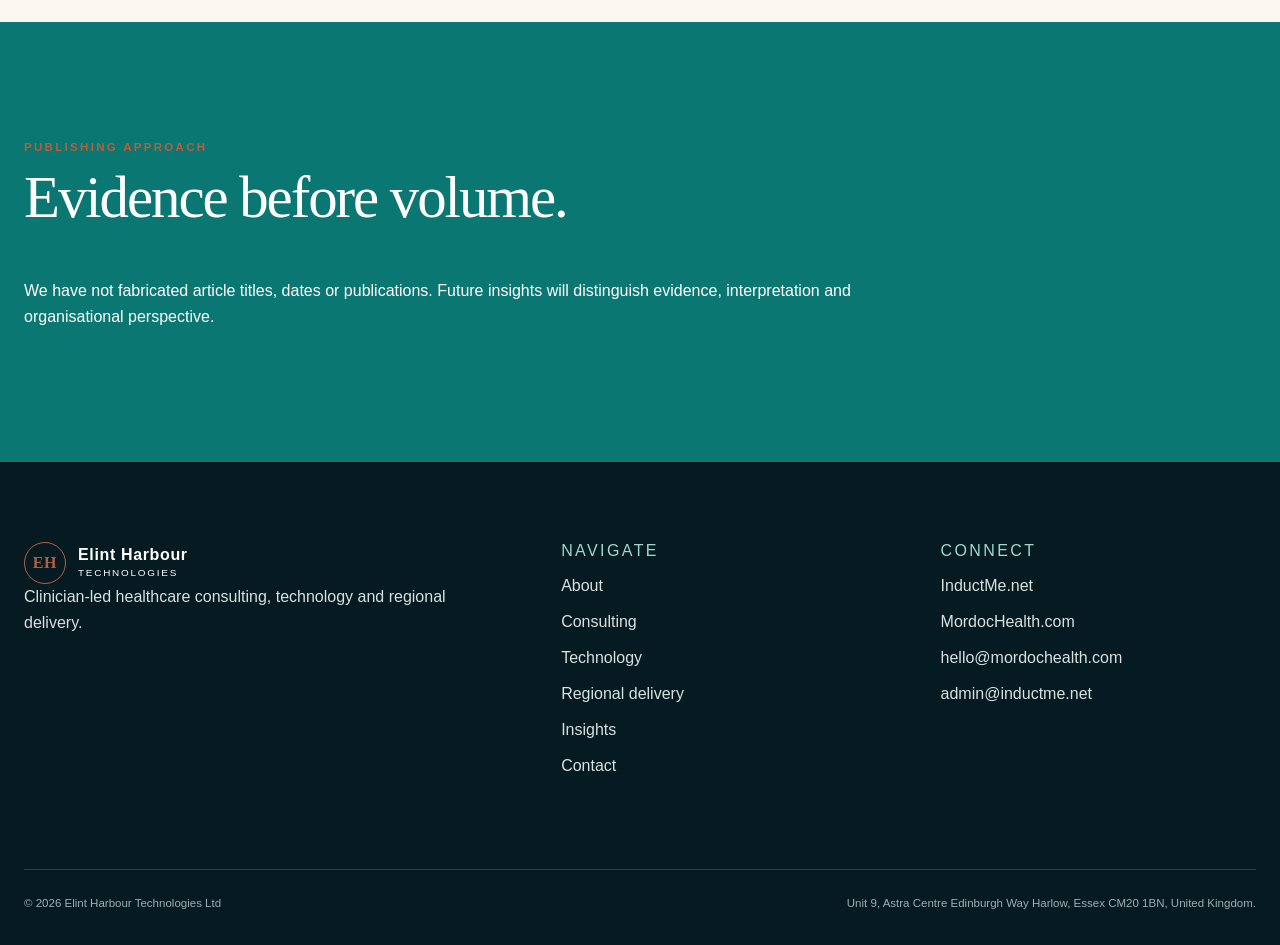
<file: insights/index.html>
<!doctype html><html lang="en-GB"><head><meta charset="utf-8"><meta name="viewport" content="width=device-width,initial-scale=1"><title>Insights | Elint Harbour Technologies</title><meta name="description" content="Themes from Elint Harbour on operational intelligence, clinical safety and regional infrastructure."><meta name="theme-color" content="#102f38"><link rel="stylesheet" href="../assets/css/site.css"><script defer src="../assets/js/site.js"></script></head><body><a class="skip" href="#main">Skip to content</a><header class="site-header"><a class="brand" href="../"><span class="brand-mark">EH</span><span>Elint Harbour<small>Technologies</small></span></a><button class="menu" type="button" aria-expanded="false" aria-controls="primary-nav"><span>Menu</span><i></i></button><nav id="primary-nav" aria-label="Primary navigation"><a href="../about/">About</a><a href="../consulting/">Consulting</a><a href="../technology/">Technology</a><a href="../regional-delivery/">Regional delivery</a><a href="../insights/" aria-current="page">Insights</a><a href="../contact/">Contact</a><a class="nav-cta" href="../contact/">Work with us</a></nav></header><main id="main"><section class="page-hero"><div class="rule-label">Insights</div><div class="hero-copy"><h1>Questions worth examining before implementation.</h1><p>Our emerging editorial programme will focus on the practical intersection of clinical work, digital systems and regional delivery.</p></div><div class="orbit" aria-hidden="true"><i></i><b>Clinical</b><b>Systems</b><b>Delivery</b></div></section><section class="themes"><div class="section-intro"><p class="eyebrow">Editorial themes</p><h2>Not announcements. Working questions.</h2></div><article><span>Theme 01</span><h2>Operational intelligence</h2><p>How can organisations preserve local knowledge, support rotating workforces and make guidance usable at the point of need?</p></article><article><span>Theme 02</span><h2>Clinical safety in practice</h2><p>What does proportionate risk management look like when health technologies move from design into daily use?</p></article><article><span>Theme 03</span><h2>Context-responsive infrastructure</h2><p>How should digital-health architecture change when connectivity, funding, regulation and care pathways vary?</p></article></section><section class="boundary"><p class="eyebrow">Publishing approach</p><h2>Evidence before volume.</h2><p>We have not fabricated article titles, dates or publications. Future insights will distinguish evidence, interpretation and organisational perspective.</p></section></main><footer><div class="footer-grid"><div><a class="brand inverse" href="../"><span class="brand-mark">EH</span><span>Elint Harbour<small>Technologies</small></span></a><p>Clinician-led healthcare consulting, technology and regional delivery.</p></div><div><h2>Navigate</h2><a href="../about/">About</a><a href="../consulting/">Consulting</a><a href="../technology/">Technology</a><a href="../regional-delivery/">Regional delivery</a><a href="../insights/" aria-current="page">Insights</a><a href="../contact/">Contact</a></div><div><h2>Connect</h2><a href="https://inductme.net/">InductMe.net</a><a href="https://mordochealth.com/">MordocHealth.com</a><a href="mailto:hello@mordochealth.com">hello@mordochealth.com</a><a href="mailto:admin@inductme.net">admin@inductme.net</a></div></div><div class="legal"><span>© 2026 Elint Harbour Technologies Ltd</span><span>Unit 9, Astra Centre Edinburgh Way Harlow, Essex CM20 1BN, United Kingdom.</span></div></footer></body></html>
</file>
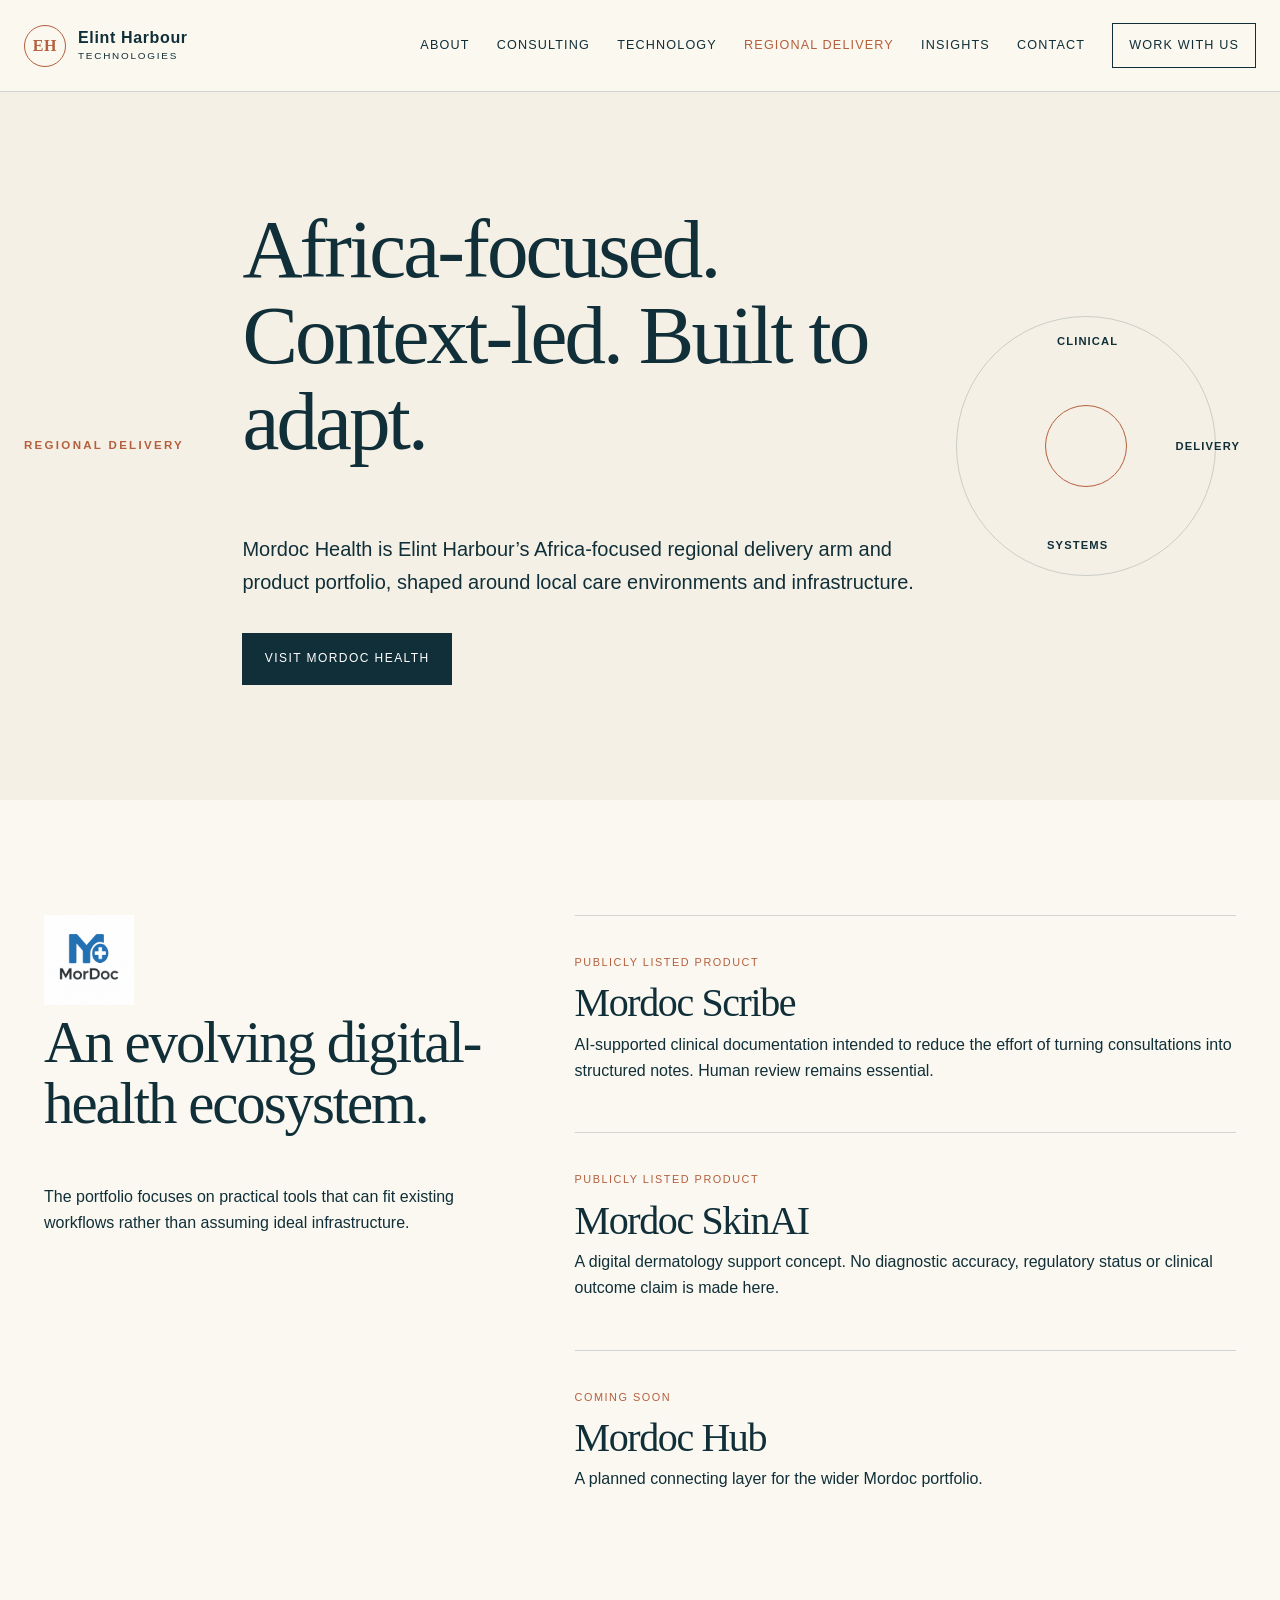
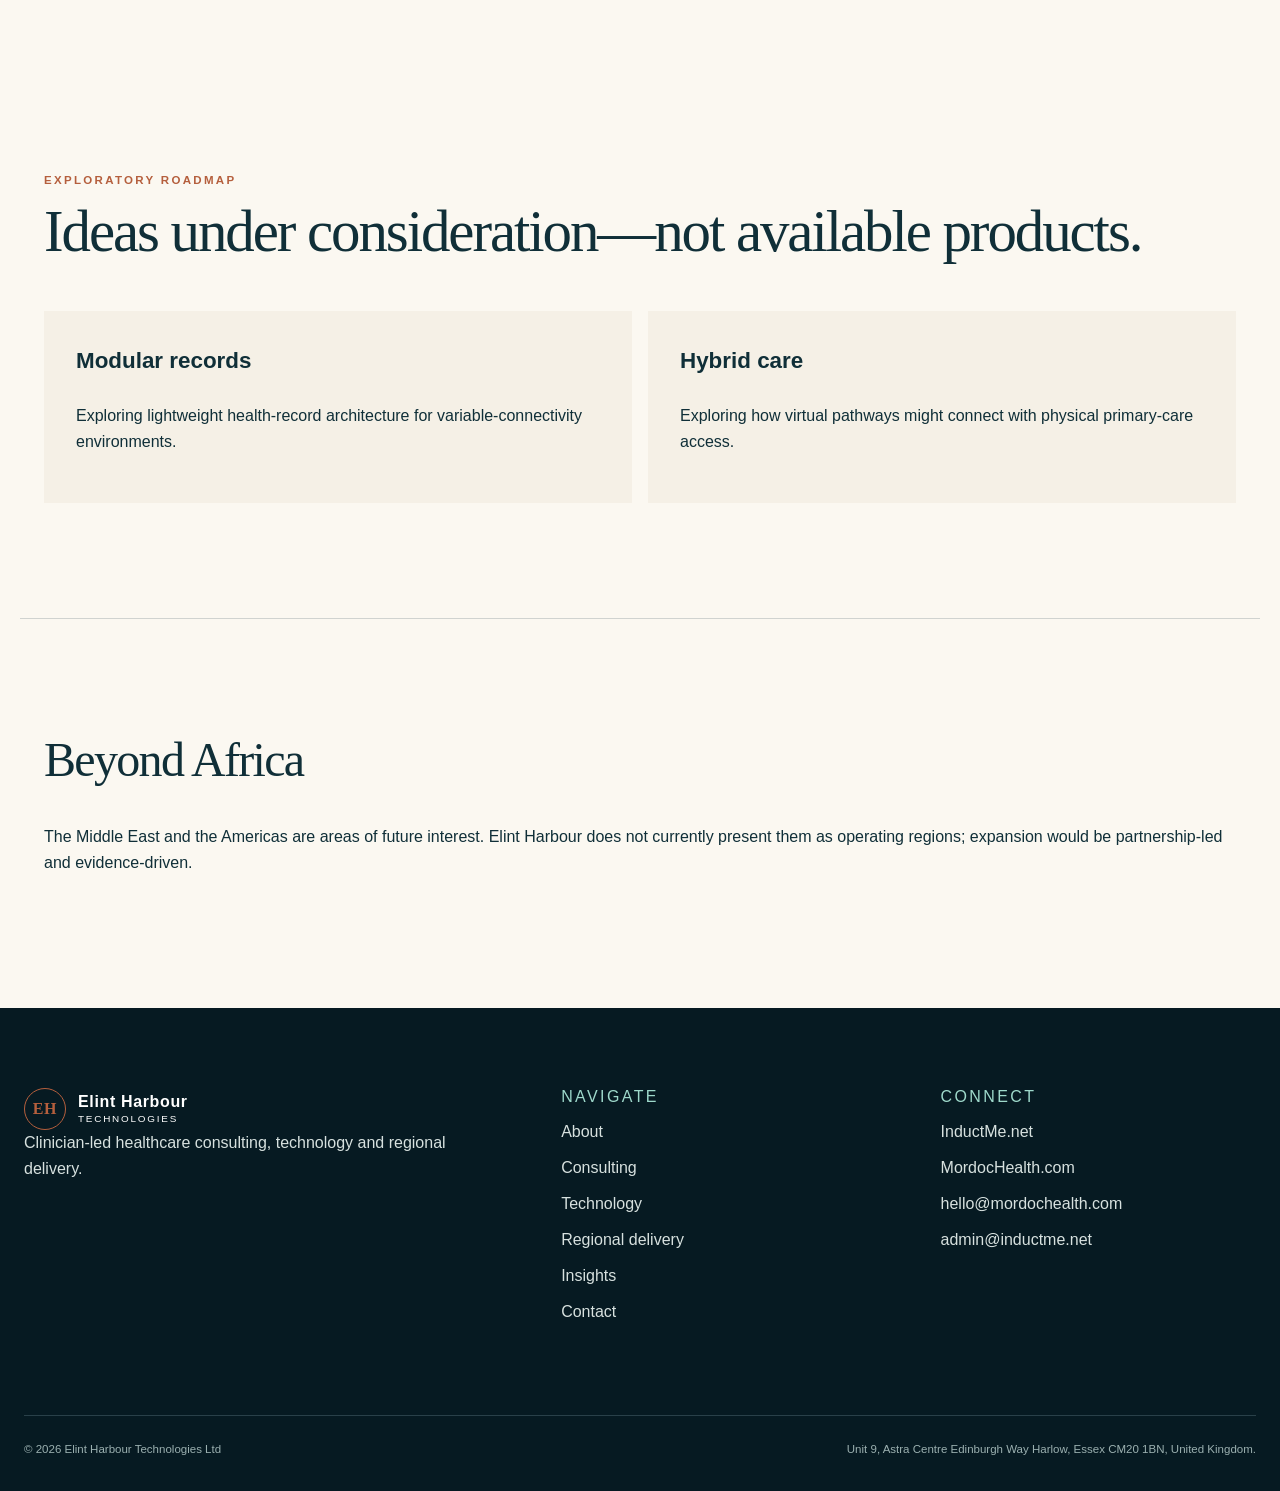
<file: regional-delivery/index.html>
<!doctype html><html lang="en-GB"><head><meta charset="utf-8"><meta name="viewport" content="width=device-width,initial-scale=1"><title>Regional delivery and Mordoc Health | Elint Harbour</title><meta name="description" content="Africa-focused digital health delivery through the Mordoc Health portfolio."><meta name="theme-color" content="#102f38"><link rel="stylesheet" href="../assets/css/site.css"><script defer src="../assets/js/site.js"></script></head><body><a class="skip" href="#main">Skip to content</a><header class="site-header"><a class="brand" href="../"><span class="brand-mark">EH</span><span>Elint Harbour<small>Technologies</small></span></a><button class="menu" type="button" aria-expanded="false" aria-controls="primary-nav"><span>Menu</span><i></i></button><nav id="primary-nav" aria-label="Primary navigation"><a href="../about/">About</a><a href="../consulting/">Consulting</a><a href="../technology/">Technology</a><a href="../regional-delivery/" aria-current="page">Regional delivery</a><a href="../insights/">Insights</a><a href="../contact/">Contact</a><a class="nav-cta" href="../contact/">Work with us</a></nav></header><main id="main"><section class="page-hero"><div class="rule-label">Regional delivery</div><div class="hero-copy"><h1>Africa-focused. Context-led. Built to adapt.</h1><p>Mordoc Health is Elint Harbour’s Africa-focused regional delivery arm and product portfolio, shaped around local care environments and infrastructure.</p><div class="actions"><a class="button" href="https://mordochealth.com/">Visit Mordoc Health</a></div></div><div class="orbit" aria-hidden="true"><i></i><b>Clinical</b><b>Systems</b><b>Delivery</b></div></section><section class="regional-grid"><div class="region-lead"><img src="../assets/images/mordoc-mark.png" alt="Mordoc Health mark"><h2>An evolving digital-health ecosystem.</h2><p>The portfolio focuses on practical tools that can fit existing workflows rather than assuming ideal infrastructure.</p></div><div class="products-stack"><article><span>Publicly listed product</span><h2>Mordoc Scribe</h2><p>AI-supported clinical documentation intended to reduce the effort of turning consultations into structured notes. Human review remains essential.</p></article><article><span>Publicly listed product</span><h2>Mordoc SkinAI</h2><p>A digital dermatology support concept. No diagnostic accuracy, regulatory status or clinical outcome claim is made here.</p></article><article><span>Coming soon</span><h2>Mordoc Hub</h2><p>A planned connecting layer for the wider Mordoc portfolio.</p></article></div></section><section class="roadmap"><p class="eyebrow">Exploratory roadmap</p><h2>Ideas under consideration—not available products.</h2><div><article><h3>Modular records</h3><p>Exploring lightweight health-record architecture for variable-connectivity environments.</p></article><article><h3>Hybrid care</h3><p>Exploring how virtual pathways might connect with physical primary-care access.</p></article></div></section><section class="future-regions"><h2>Beyond Africa</h2><p>The Middle East and the Americas are areas of future interest. Elint Harbour does not currently present them as operating regions; expansion would be partnership-led and evidence-driven.</p></section></main><footer><div class="footer-grid"><div><a class="brand inverse" href="../"><span class="brand-mark">EH</span><span>Elint Harbour<small>Technologies</small></span></a><p>Clinician-led healthcare consulting, technology and regional delivery.</p></div><div><h2>Navigate</h2><a href="../about/">About</a><a href="../consulting/">Consulting</a><a href="../technology/">Technology</a><a href="../regional-delivery/" aria-current="page">Regional delivery</a><a href="../insights/">Insights</a><a href="../contact/">Contact</a></div><div><h2>Connect</h2><a href="https://inductme.net/">InductMe.net</a><a href="https://mordochealth.com/">MordocHealth.com</a><a href="mailto:hello@mordochealth.com">hello@mordochealth.com</a><a href="mailto:admin@inductme.net">admin@inductme.net</a></div></div><div class="legal"><span>© 2026 Elint Harbour Technologies Ltd</span><span>Unit 9, Astra Centre Edinburgh Way Harlow, Essex CM20 1BN, United Kingdom.</span></div></footer></body></html>
</file>
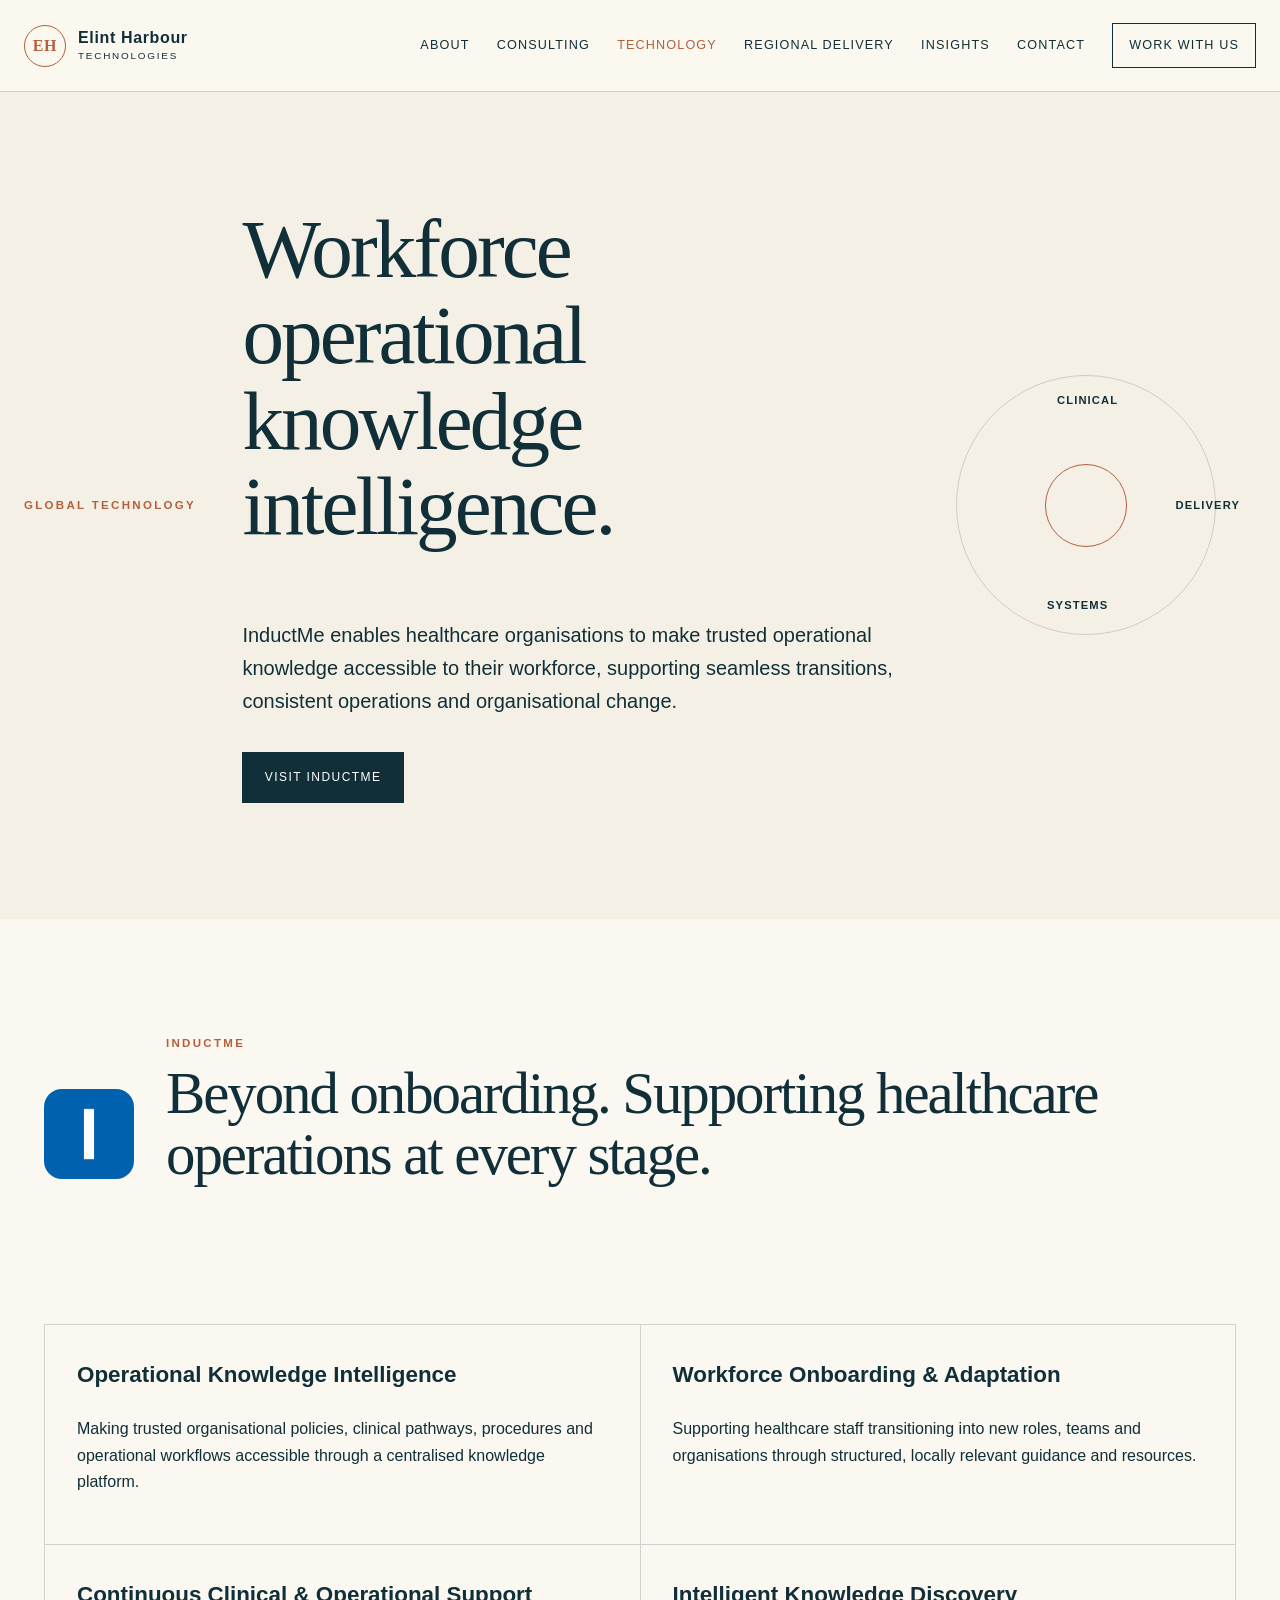
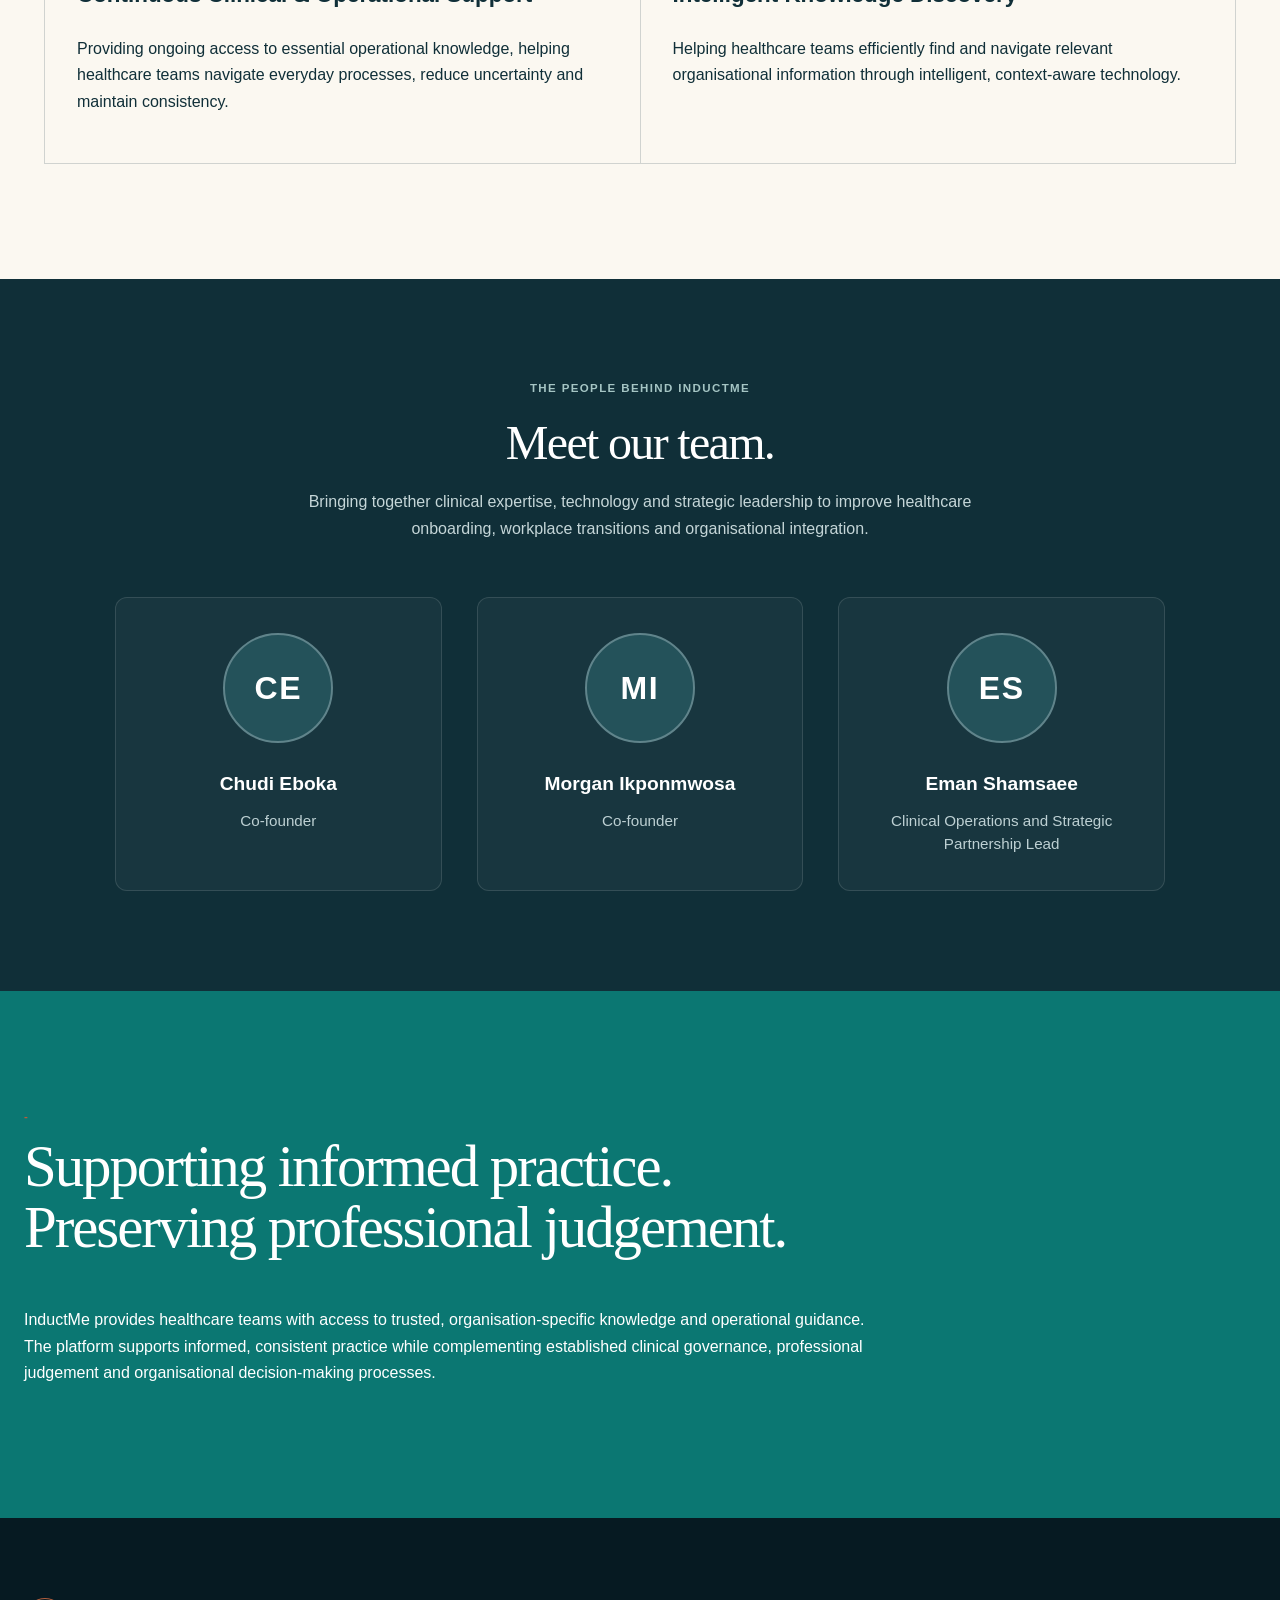
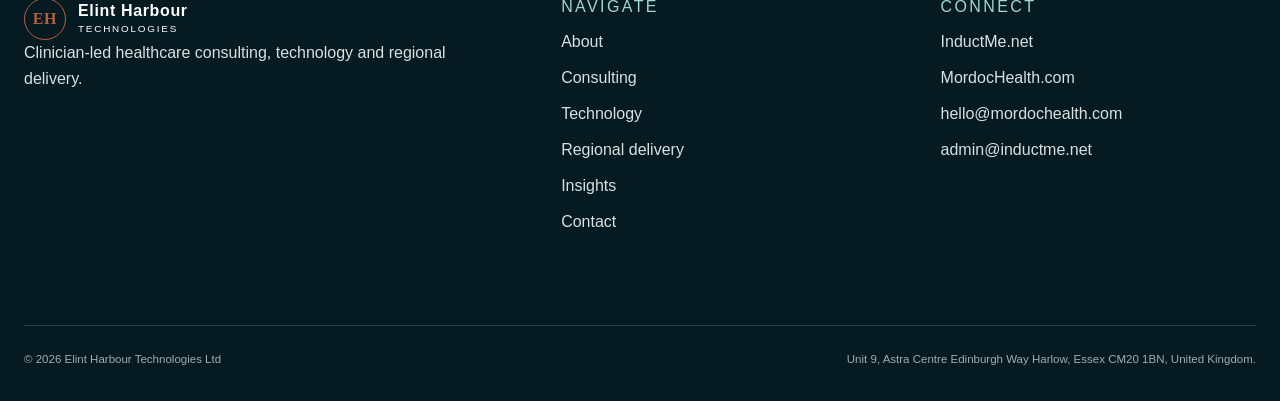
<file: technology/index.html>
<!doctype html>
<html lang="en-GB">
<head>
  <meta charset="utf-8">
  <meta name="viewport" content="width=device-width, initial-scale=1">

  <title>Technology and InductMe | Elint Harbour</title>

  <meta name="description"
    content="Discover InductMe, a healthcare onboarding and workplace orientation platform developed by Elint Harbour Technologies.">

  <meta name="theme-color" content="#102f38">

  <link rel="stylesheet" href="../assets/css/site.css">
  <script defer src="../assets/js/site.js"></script>

  <style>
    /* InductMe Team Section */

    .team-section {
      padding: 100px 6%;
      background: #102f38;
      color: #ffffff;
    }

    .team-intro {
      max-width: 690px;
      margin: 0 auto 55px;
      text-align: center;
    }

    .team-intro .eyebrow {
      color: #a5c5c4;
      letter-spacing: 0.12em;
      text-transform: uppercase;
    }

    .team-intro h2 {
      margin: 16px 0;
      font-size: clamp(2rem, 4vw, 3rem);
      line-height: 1.2;
      color: #ffffff;
    }

    .team-intro > p:last-child {
      color: #c5d6d8;
      line-height: 1.7;
    }

    .team-grid {
      display: grid;
      grid-template-columns: repeat(3, minmax(0, 1fr));
      gap: 35px;
      max-width: 1050px;
      margin: 0 auto;
    }

    .team-member {
      display: flex;
      flex-direction: column;
      align-items: center;
      padding: 35px 20px;
      text-align: center;
      border: 1px solid rgba(255, 255, 255, 0.12);
      border-radius: 12px;
      background: rgba(255, 255, 255, 0.035);
    }

    .team-avatar {
      display: flex;
      align-items: center;
      justify-content: center;
      width: 110px;
      height: 110px;
      margin-bottom: 25px;
      border: 2px solid #60848b;
      border-radius: 50%;
      background: #24525a;
      color: #ffffff;
      font-size: 2rem;
      font-weight: 600;
      letter-spacing: 0.05em;
      overflow: hidden;
    }

    .team-avatar img {
      width: 100%;
      height: 100%;
      object-fit: cover;
      border-radius: 50%;
    }

    .team-member h3 {
      margin: 0 0 10px;
      color: #ffffff;
      font-size: 1.2rem;
    }

    .team-role {
      margin: 0;
      color: #bdd0d3;
      font-size: 0.95rem;
      line-height: 1.5;
    }

    @media (max-width: 700px) {
      .team-section {
        padding: 65px 5%;
      }

      .team-grid {
        grid-template-columns: 1fr;
        gap: 18px;
        max-width: 420px;
      }

      .team-member {
        padding: 28px 20px;
      }

      .team-avatar {
        width: 90px;
        height: 90px;
        font-size: 1.6rem;
      }
    }
  </style>
</head>

<body>

  <a class="skip" href="#main">Skip to content</a>

  <!-- HEADER -->

  <header class="site-header">
    <a class="brand" href="../">
      <span class="brand-mark">EH</span>
      <span>
        Elint Harbour
        <small>Technologies</small>
      </span>
    </a>

    <button
      class="menu"
      type="button"
      aria-expanded="false"
      aria-controls="primary-nav">
      <span>Menu</span>
      <i></i>
    </button>

    <nav id="primary-nav" aria-label="Primary navigation">
      <a href="../about/">About</a>
      <a href="../consulting/">Consulting</a>
      <a href="../technology/" aria-current="page">Technology</a>
      <a href="../regional-delivery/">Regional delivery</a>
      <a href="../insights/">Insights</a>
      <a href="../contact/">Contact</a>
      <a class="nav-cta" href="../contact/">Work with us</a>
    </nav>
  </header>

  <main id="main">

    <!-- HERO SECTION -->

    <section class="page-hero">
      <div class="rule-label">Global technology</div>

      <div class="hero-copy">
        <h1>Workforce operational knowledge intelligence.</h1>

        <p>
          InductMe enables healthcare organisations to make
          trusted operational knowledge accessible to their
          workforce, supporting seamless transitions,
          consistent operations and organisational change.
        </p>

        <div class="actions">
          <a
            class="button"
            href="https://inductme.net/"
            target="_blank"
            rel="noopener noreferrer">
            Visit InductMe
          </a>
        </div>
      </div>

      <div class="orbit" aria-hidden="true">
        <i></i>
        <b>Clinical</b>
        <b>Systems</b>
        <b>Delivery</b>
      </div>
    </section>

    <!-- INDUCTME PRODUCT SECTION -->

    <section class="product-focus">
      <div class="product-identity">
        <img
          src="../assets/images/inductme-icon.png"
          alt="InductMe app icon">

        <div>
          <p class="eyebrow">InductMe</p>
          <h2>Beyond onboarding. Supporting healthcare operations at every stage.</h2>
        </div>
      </div>

      <div class="feature-grid">

        <article>
          <h3>Operational Knowledge Intelligence</h3>
          <p>
            Making trusted organisational policies, clinical pathways,
            procedures and operational workflows accessible through a
            centralised knowledge platform.
          </p>
        </article>

        <article>
          <h3>Workforce Onboarding &amp; Adaptation</h3>
          <p>
            Supporting healthcare staff transitioning into new roles,
            teams and organisations through structured, locally relevant
            guidance and resources.
          </p>
        </article>

        <article>
          <h3>Continuous Clinical &amp; Operational Support</h3>
          <p>
            Providing ongoing access to essential operational knowledge,
            helping healthcare teams navigate everyday processes, reduce
            uncertainty and maintain consistency.
          </p>
        </article>

        <article>
          <h3>Intelligent Knowledge Discovery</h3>
          <p>
            Helping healthcare teams efficiently find and navigate relevant
            organisational information through intelligent, context-aware
            technology.
          </p>
        </article>

      </div>
    </section>

    <!-- MEET OUR TEAM -->

    <section
      class="team-section"
      aria-labelledby="team-heading">

      <div class="team-intro">
        <p class="eyebrow">The people behind InductMe</p>

        <h2 id="team-heading">Meet our team.</h2>

        <p>
          Bringing together clinical expertise, technology
          and strategic leadership to improve healthcare
          onboarding, workplace transitions and
          organisational integration.
        </p>
      </div>

      <div class="team-grid">
        <article class="team-member">
          <div class="team-avatar" aria-hidden="true">CE</div>
          <h3>Chudi Eboka</h3>
          <p class="team-role">Co-founder</p>
        </article>

        <article class="team-member">
          <div class="team-avatar" aria-hidden="true">MI</div>
          <h3>Morgan Ikponmwosa</h3>
          <p class="team-role">Co-founder</p>
        </article>

        <article class="team-member">
          <div class="team-avatar" aria-hidden="true">ES</div>
          <h3>Eman Shamsaee</h3>
          <p class="team-role">Clinical Operations and Strategic Partnership Lead</p>
        </article>
      </div>
    </section>

    <!-- PRODUCT BOUNDARY -->

    <section class="boundary">
      <p class="eyebrow">-</p>

      <h2>
        Supporting informed practice. Preserving professional judgement.
      </h2>

      <p>
        InductMe provides healthcare teams with access to trusted, organisation-specific knowledge and operational guidance. The platform supports informed, consistent practice while complementing established clinical governance, professional judgement and organisational decision-making processes.
      </p>
    </section>

  </main>

  <!-- FOOTER -->

  <footer>
    <div class="footer-grid">

      <div>
        <a class="brand inverse" href="../">
          <span class="brand-mark">EH</span>
          <span>
            Elint Harbour
            <small>Technologies</small>
          </span>
        </a>

        <p>
          Clinician-led healthcare consulting,
          technology and regional delivery.
        </p>
      </div>

      <div>
        <h2>Navigate</h2>

        <a href="../about/">About</a>
        <a href="../consulting/">Consulting</a>
        <a href="../technology/" aria-current="page">Technology</a>
        <a href="../regional-delivery/">Regional delivery</a>
        <a href="../insights/">Insights</a>
        <a href="../contact/">Contact</a>
      </div>

      <div><h2>Connect</h2><a href="https://inductme.net/">InductMe.net</a><a href="https://mordochealth.com/">MordocHealth.com</a><a href="mailto:hello@mordochealth.com">hello@mordochealth.com</a><a href="mailto:admin@inductme.net">admin@inductme.net</a></div>

    </div>

    <div class="legal"><span>© 2026 Elint Harbour Technologies Ltd</span><span>Unit 9, Astra Centre Edinburgh Way Harlow, Essex CM20 1BN, United Kingdom.</span></div>
  </footer>

</body>
</html>
</file>
<file: assets/css/site.css>
:root{--ink:#102f38;--navy:#0a2530;--teal:#0b7772;--teal2:#9ed9cb;--ivory:#f5f0e6;--paper:#fbf8f1;--sand:#e7d5b7;--copper:#b55f3d;--line:rgba(16,47,56,.18);--max:1240px}*{box-sizing:border-box}html{scroll-behavior:smooth}body{margin:0;background:var(--paper);color:var(--ink);font:16px/1.65 Arial,Helvetica,sans-serif}a{color:inherit}h1,h2,h3,p{margin-top:0}h1,h2{font-family:Georgia,'Times New Roman',serif;font-weight:400;line-height:1.03;letter-spacing:-.035em}h1{font-size:clamp(3.4rem,7.7vw,7.4rem)}h2{font-size:clamp(2.25rem,4.6vw,4.8rem)}h3{font-size:1.4rem}.skip{position:fixed;z-index:20;top:-100px;left:1rem;background:#fff;padding:.8rem}.skip:focus{top:1rem}.site-header{height:92px;padding:0 max(24px,calc((100vw - var(--max))/2));display:flex;align-items:center;justify-content:space-between;border-bottom:1px solid var(--line);background:rgba(251,248,241,.96);position:relative;z-index:10}.brand{display:flex;align-items:center;gap:.75rem;text-decoration:none;font-weight:700;letter-spacing:.04em;line-height:1}.brand small{display:block;font-size:.62rem;text-transform:uppercase;letter-spacing:.18em;margin-top:.3rem;font-weight:400}.brand-mark{display:grid;place-items:center;width:42px;height:42px;border:1px solid var(--copper);border-radius:50%;font-family:Georgia,serif;color:var(--copper)}nav{display:flex;align-items:center;gap:1.7rem}nav a{text-decoration:none;font-size:.79rem;text-transform:uppercase;letter-spacing:.09em;white-space:nowrap}nav a[aria-current=page]{color:var(--copper)}.nav-cta{border:1px solid var(--ink);padding:.7rem 1rem}.menu{display:none}.home-hero,.page-hero,.statement,.pillars,.model,.spotlight,.principles,.directory,.capabilities,.audience,.product-focus,.boundary,.regional-grid,.roadmap,.future-regions,.founders,.company-facts,.themes,.contact-paths{max-width:var(--max);margin:auto;padding:clamp(70px,9vw,130px) 24px}.home-hero{max-width:none;padding-left:max(24px,calc((100vw - var(--max))/2));padding-right:max(24px,calc((100vw - var(--max))/2));min-height:730px;display:grid;grid-template-columns:1.08fr .92fr;gap:7vw;align-items:center;background:linear-gradient(120deg,var(--paper) 0 68%,var(--ivory) 68%)}.home-hero h1 em{color:var(--teal);font-style:italic}.hero-copy>p:not(.eyebrow){font-size:1.25rem;max-width:680px}.eyebrow,.rule-label{text-transform:uppercase;letter-spacing:.2em;font-weight:bold;font-size:.72rem;color:var(--copper)}.actions{display:flex;align-items:center;gap:2rem;margin-top:2.1rem}.button{display:inline-block;background:var(--ink);color:white;text-decoration:none;padding:1rem 1.4rem;text-transform:uppercase;letter-spacing:.12em;font-size:.75rem}.text-link{font-weight:bold;text-decoration:none;border-bottom:1px solid;padding-bottom:.2rem}.system-map{border:1px solid var(--line);padding:1.2rem;background:rgba(255,255,255,.55)}.map-head{min-height:220px;background:var(--ink);color:white;padding:2rem;display:flex;flex-direction:column;justify-content:space-between}.map-head span,.map-grid small{font-size:.7rem;text-transform:uppercase;letter-spacing:.16em;color:var(--teal2)}.map-head strong{font:2.2rem/1.1 Georgia,serif}.map-grid{display:grid;grid-template-columns:repeat(3,1fr);border:1px solid var(--line);border-top:0}.map-grid a{padding:1.2rem .8rem;text-decoration:none;border-right:1px solid var(--line)}.map-grid a:last-child{border:0}.map-grid b,.map-grid span{display:block}.map-grid span{font-size:.72rem;margin-top:.5rem}.statement{text-align:center}.statement h2 span{color:var(--teal)}.split{display:grid;grid-template-columns:1fr 1fr;gap:7vw;text-align:left;max-width:950px;margin:3rem auto 0}.split .lead{font:1.7rem/1.35 Georgia,serif}.pillars{display:grid;grid-template-columns:.8fr 1.2fr;gap:8vw;border-top:1px solid var(--line)}.pillar-list article{padding:2.2rem 0;border-top:1px solid var(--line);display:grid;grid-template-columns:120px 1fr;gap:.5rem 2rem}.pillar-list article:first-child{border-top:0;padding-top:0}.pillar-list span{grid-row:1/4;text-transform:uppercase;font-size:.7rem;letter-spacing:.15em}.pillar-list h3{font:2rem Georgia,serif;margin:0}.pillar-list a{font-weight:bold}.model{max-width:none;background:var(--ink);color:white;padding-left:max(24px,calc((100vw - var(--max))/2));padding-right:max(24px,calc((100vw - var(--max))/2));display:grid;grid-template-columns:1fr 1fr;gap:10vw}.model p{max-width:570px}.light{color:white}.geo-lines{border-left:1px solid rgba(255,255,255,.3);padding-left:3rem}.geo-lines div{padding:1.8rem 0;border-bottom:1px solid rgba(255,255,255,.2)}.geo-lines b,.geo-lines span{display:block}.geo-lines span{color:#b9cecf}.geo-lines .active b{color:var(--teal2)}.spotlight{display:grid;grid-template-columns:1fr 1fr;gap:1rem}.spot-card{padding:clamp(2rem,5vw,5rem)}.spot-card h2{font-size:clamp(2.4rem,4vw,4.4rem)}.spot-card a{font-weight:bold}.teal{background:var(--teal);color:white}.sand{background:var(--sand)}.principles{display:grid;grid-template-columns:1fr 1fr;gap:7vw}.principles ol{list-style:none;padding:0;margin:0;counter-reset:item}.principles li{border-top:1px solid var(--line);padding:1.5rem 0;display:grid;gap:.4rem}.principles li b{font:1.5rem Georgia,serif}.directory{background:var(--ivory);max-width:none;padding-left:max(24px,calc((100vw - var(--max))/2));padding-right:max(24px,calc((100vw - var(--max))/2))}.directory>div{display:grid;grid-template-columns:repeat(3,1fr);border-top:1px solid var(--line)}.directory a{padding:2rem 1rem;text-decoration:none;border-right:1px solid var(--line)}.directory b,.directory span{display:block}.directory span{margin-top:.8rem;font-size:.85rem}.page-hero{max-width:none;padding-left:max(24px,calc((100vw - var(--max))/2));padding-right:max(24px,calc((100vw - var(--max))/2));display:grid;grid-template-columns:180px 1fr 300px;gap:3vw;min-height:650px;align-items:center;background:var(--ivory)}.page-hero h1{font-size:clamp(3.5rem,6.5vw,6.6rem)}.orbit{width:260px;height:260px;border:1px solid var(--line);border-radius:50%;position:relative}.orbit i{position:absolute;inset:34%;border:1px solid var(--copper);border-radius:50%}.orbit b{position:absolute;font-size:.7rem;text-transform:uppercase;letter-spacing:.1em}.orbit b:nth-of-type(1){top:15px;left:100px}.orbit b:nth-of-type(2){bottom:20px;left:90px}.orbit b:nth-of-type(3){top:120px;right:-25px}.capabilities .section-intro,.founders .section-intro,.themes .section-intro{max-width:750px}.card-grid{display:grid;grid-template-columns:repeat(3,1fr);margin-top:4rem;border-left:1px solid var(--line);border-top:1px solid var(--line)}.card-grid article{padding:2.2rem;border-right:1px solid var(--line);border-bottom:1px solid var(--line);min-height:300px}.card-grid article>span,.products-stack article>span,.themes article>span,.contact-paths article>span{color:var(--copper);text-transform:uppercase;font-size:.68rem;letter-spacing:.14em}.card-grid h2{font-size:1.8rem;margin-top:3rem}.audience,.company-facts{background:var(--ink);color:white;max-width:none;padding-left:max(24px,calc((100vw - var(--max))/2));padding-right:max(24px,calc((100vw - var(--max))/2));display:grid;grid-template-columns:1fr 1fr;gap:8vw}.audience>p{font-size:1.3rem}.product-focus,.regional-grid{display:grid;gap:7vw}.product-identity{display:flex;align-items:center;gap:2rem}.product-identity img{width:90px;border-radius:20%}.feature-grid{display:grid;grid-template-columns:1fr 1fr;border-top:1px solid var(--line);border-left:1px solid var(--line)}.feature-grid article{padding:2rem;border-right:1px solid var(--line);border-bottom:1px solid var(--line)}.boundary{max-width:none;background:var(--teal);color:white;padding-left:max(24px,calc((100vw - var(--max))/2));padding-right:max(24px,calc((100vw - var(--max))/2))}.boundary h2,.boundary p{max-width:850px}.regional-grid{grid-template-columns:.8fr 1.2fr}.region-lead img{width:90px}.products-stack article{padding:2rem 0;border-top:1px solid var(--line)}.products-stack h2{font-size:2.5rem;margin:.5rem 0}.roadmap>div{display:grid;grid-template-columns:1fr 1fr;gap:1rem}.roadmap article{background:var(--ivory);padding:2rem}.future-regions{border-top:1px solid var(--line)}.future-regions h2{font-size:3rem}.founder-grid{display:grid;grid-template-columns:1fr 1fr;gap:1rem;margin-top:4rem}.founder-grid article{background:var(--ivory);padding:3rem}.monogram{width:70px;height:70px;border-radius:50%;display:grid;place-items:center;border:1px solid var(--copper);color:var(--copper);font:1.5rem Georgia,serif;margin-bottom:3rem}.founder-grid h2{font-size:2.2rem}.company-facts dl{margin:0}.company-facts dl div{padding:1rem 0;border-top:1px solid rgba(255,255,255,.2)}dt{text-transform:uppercase;letter-spacing:.12em;font-size:.65rem;color:var(--teal2)}dd{margin:.3rem 0}.themes article{display:grid;grid-template-columns:140px 1fr 1fr;gap:2rem;padding:2.5rem 0;border-top:1px solid var(--line)}.themes article h2{font-size:2.2rem}.contact-paths{display:grid;grid-template-columns:1fr 1fr}.contact-paths article{padding:3rem;border:1px solid var(--line);margin:-1px 0 0 -1px;scroll-margin-top:20px}.contact-paths h2{font-size:2.5rem;margin-top:1rem}.contact-paths a{font-weight:bold}footer{background:#061a22;color:#d7e1df;padding:5rem max(24px,calc((100vw - var(--max))/2)) 2rem}.footer-grid{display:grid;grid-template-columns:1.5fr 1fr 1fr;gap:5vw}.inverse{color:white}.footer-grid>div>a:not(.brand){display:block;margin:.6rem 0;text-decoration:none}.footer-grid h2{font:1rem Arial,sans-serif;text-transform:uppercase;letter-spacing:.15em;color:var(--teal2)}.legal{display:flex;justify-content:space-between;margin-top:5rem;padding-top:1.5rem;border-top:1px solid #294049;font-size:.72rem;color:#9bb0b0}:focus-visible{outline:3px solid var(--copper);outline-offset:4px}@media(max-width:1000px){.site-header{height:76px}.menu{display:flex;align-items:center;gap:.7rem;background:none;border:0;padding:.8rem;font:inherit}.menu i,.menu i:before,.menu i:after{content:"";display:block;width:22px;height:1px;background:var(--ink);position:relative}.menu i:before{position:absolute;top:-6px}.menu i:after{position:absolute;top:6px}.site-header nav{display:none;position:absolute;top:76px;left:0;right:0;background:var(--paper);padding:1rem 24px 2rem;flex-direction:column;align-items:stretch;border-bottom:1px solid var(--line)}.site-header nav.open{display:flex}.site-header nav a{font-size:.9rem;padding:.55rem}.home-hero,.page-hero{grid-template-columns:1fr;min-height:auto}.home-hero{padding-top:80px;padding-bottom:80px;background:var(--paper)}.page-hero{padding-top:80px;padding-bottom:80px}.rule-label{align-self:end}.orbit{display:none}.pillars,.principles,.model,.regional-grid,.audience,.company-facts{grid-template-columns:1fr}.card-grid{grid-template-columns:1fr 1fr}.audience{gap:1rem}.directory>div{grid-template-columns:1fr}.directory a{border-bottom:1px solid var(--line);border-right:0}.themes article{grid-template-columns:100px 1fr}.themes article p{grid-column:2}.footer-grid{grid-template-columns:1fr 1fr}.footer-grid>div:first-child{grid-column:1/3}}@media(max-width:650px){h1{font-size:3.35rem}.home-hero h1{font-size:3.55rem}.actions{align-items:flex-start;flex-direction:column;gap:1.2rem}.map-grid{grid-template-columns:1fr}.map-grid a{border-right:0;border-bottom:1px solid var(--line)}.split,.spotlight,.founder-grid,.feature-grid,.roadmap>div,.contact-paths{grid-template-columns:1fr}.pillars{gap:3rem}.pillar-list article{grid-template-columns:1fr}.pillar-list span{grid-row:auto}.card-grid{grid-template-columns:1fr}.card-grid article{min-height:auto}.product-identity{align-items:flex-start}.themes article{grid-template-columns:1fr;gap:.5rem}.themes article p{grid-column:1}.footer-grid{grid-template-columns:1fr}.footer-grid>div:first-child{grid-column:auto}.legal{flex-direction:column;gap:.5rem}.page-hero{min-height:500px}.founder-grid article,.contact-paths article{padding:2rem}}
@media(prefers-reduced-motion:reduce){html{scroll-behavior:auto}*{animation:none!important;transition:none!important}}
</file>
